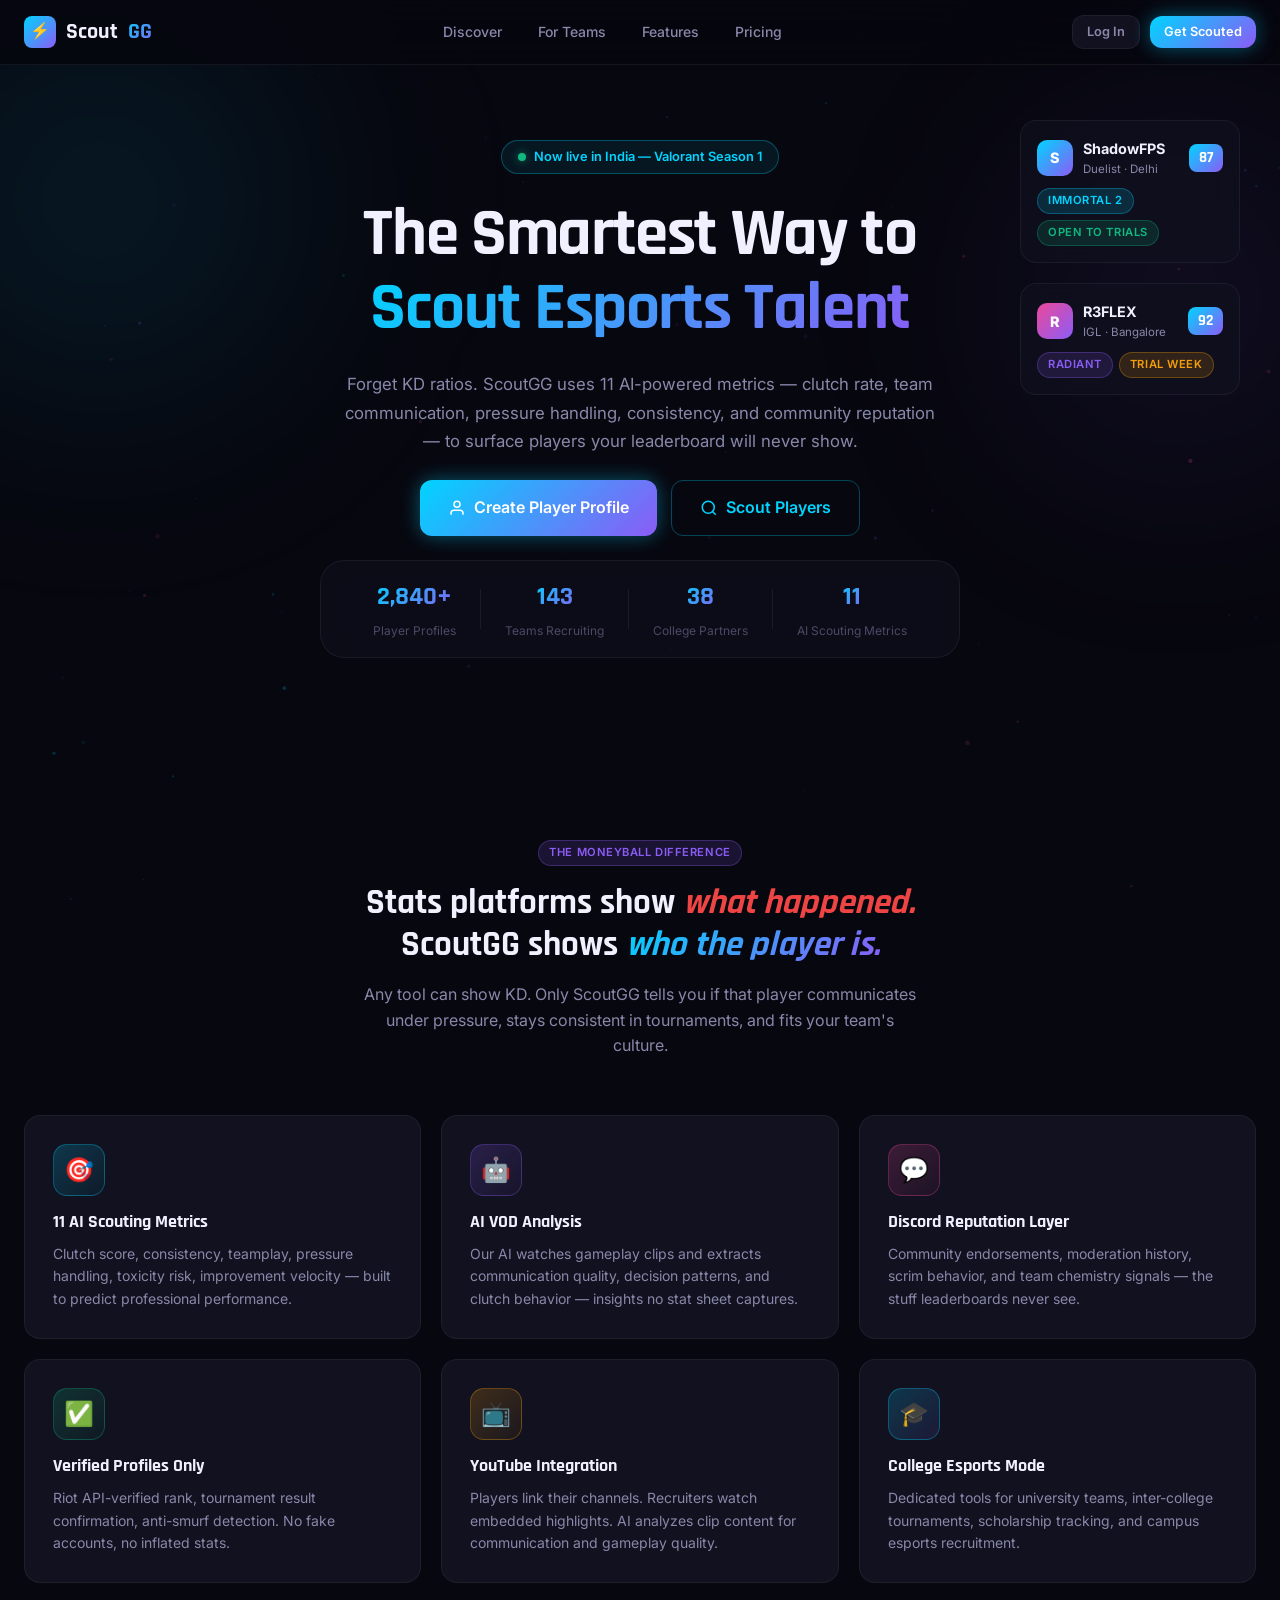
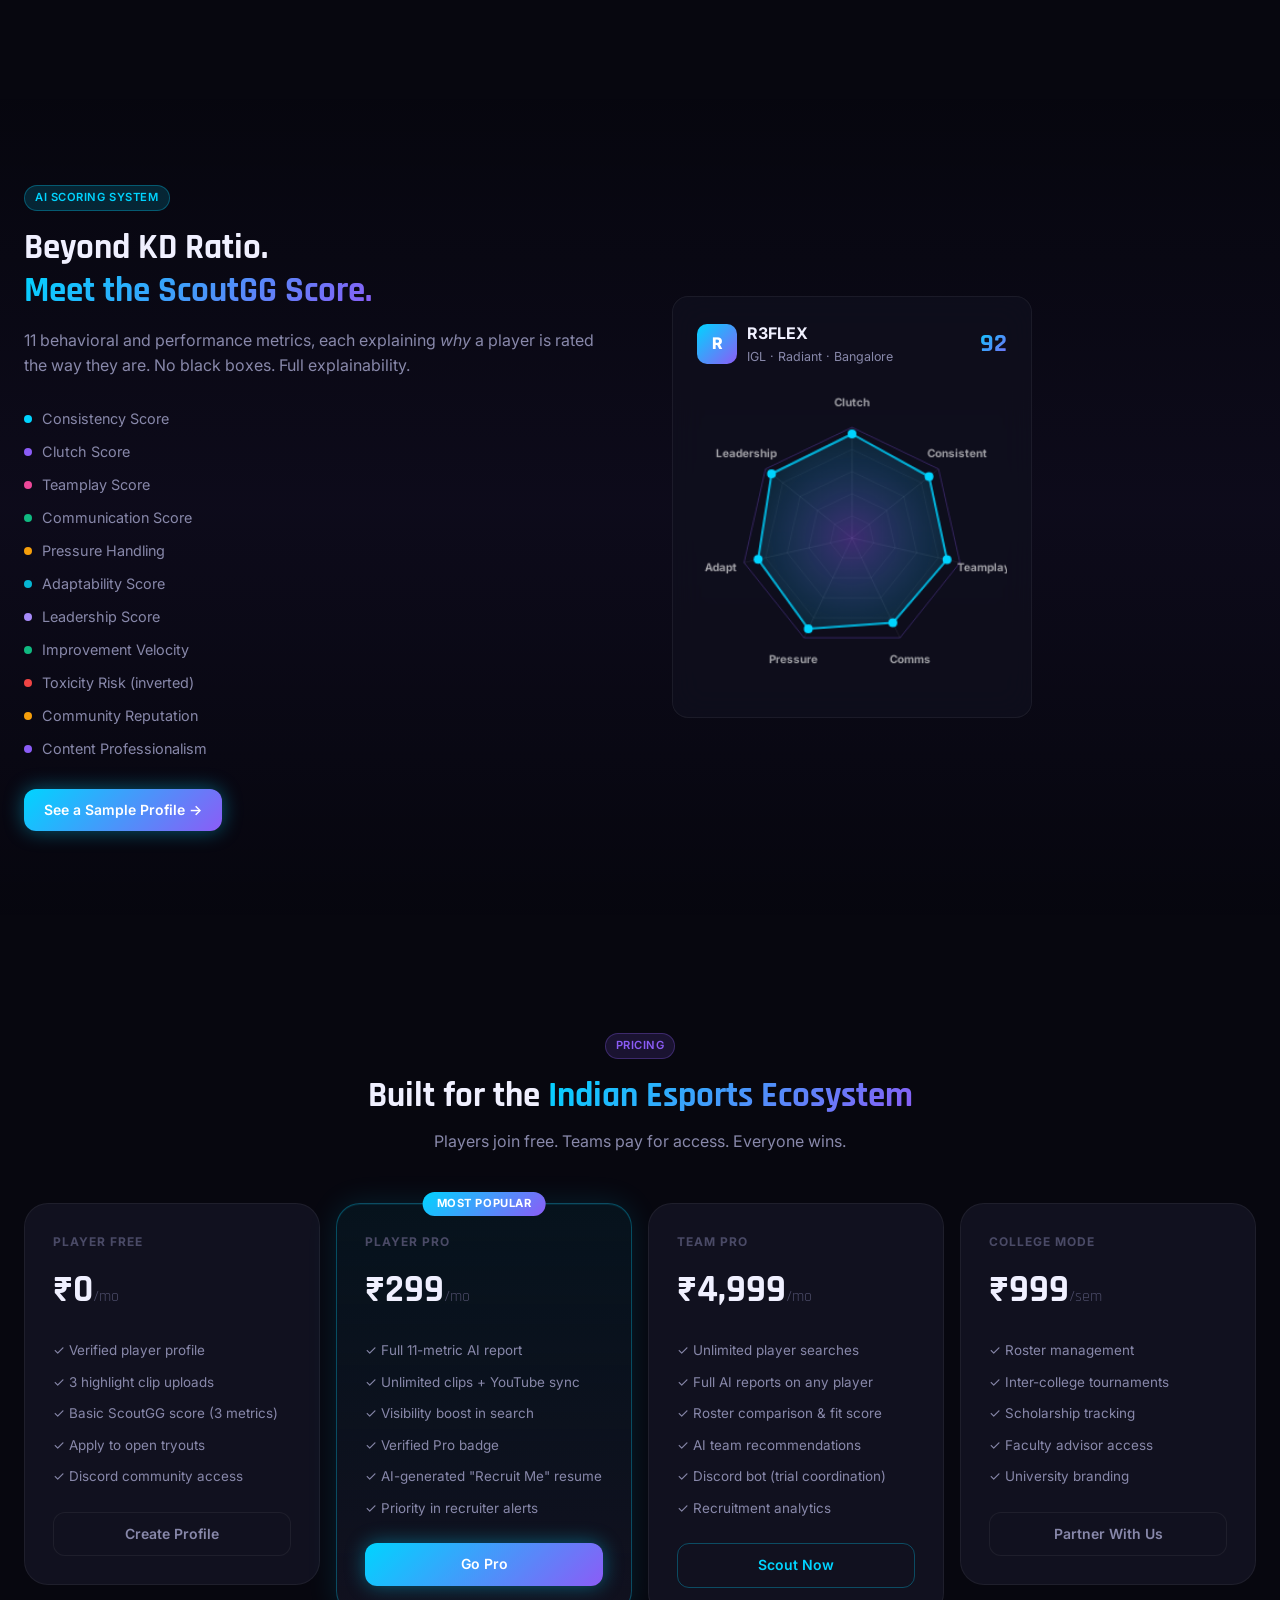
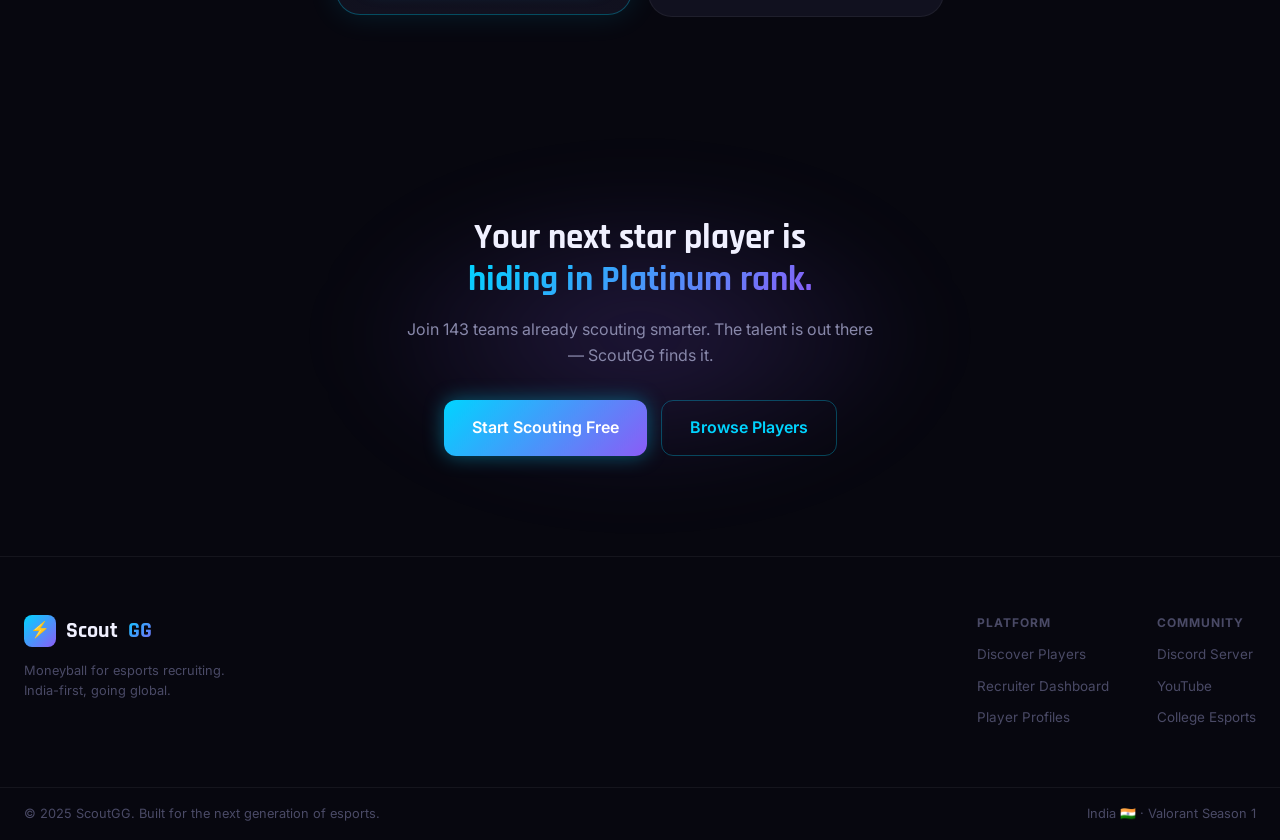
<file: index.html>
<!DOCTYPE html>
<html lang="en">
<head>
<meta charset="UTF-8"/>
<meta name="viewport" content="width=device-width, initial-scale=1.0"/>
<title>ScoutGG — AI-Powered Esports Scouting & Recruitment</title>
<meta name="description" content="Moneyball for esports recruiting. Discover underrated talent using AI scouting metrics, behavioral analytics, and community reputation — not just KD ratio."/>
<link rel="stylesheet" href="styles.css"/>
<link rel="stylesheet" href="landing.css"/>
</head>
<body>
<canvas id="particles-canvas"></canvas>

<!-- NAVBAR -->
<nav class="navbar">
  <div class="navbar-inner">
    <a href="index.html" class="nav-logo">
      <div class="logo-icon">⚡</div>
      Scout<span class="gradient-text">GG</span>
    </a>
    <div class="nav-links">
      <a href="discover.html" class="nav-link">Discover</a>
      <a href="dashboard.html" class="nav-link">For Teams</a>
      <a href="#features" class="nav-link">Features</a>
      <a href="#pricing" class="nav-link">Pricing</a>
    </div>
    <div style="display:flex;gap:10px;align-items:center;">
      <a href="dashboard.html" class="btn btn-ghost btn-sm">Log In</a>
      <a href="profile.html" class="btn btn-primary btn-sm">Get Scouted</a>
    </div>
  </div>
</nav>

<!-- HERO -->
<section class="hero">
  <div class="hero-bg-orb orb-cyan"></div>
  <div class="hero-bg-orb orb-purple"></div>
  <div class="container hero-inner">
    <div class="hero-badge anim-fade-up">
      <span class="avail-dot avail-open"></span>
      Now live in India — Valorant Season 1
    </div>
    <h1 class="hero-title anim-fade-up" style="animation-delay:0.1s">
      The Smartest Way to<br/>
      <span class="gradient-text">Scout Esports Talent</span>
    </h1>
    <p class="hero-sub anim-fade-up" style="animation-delay:0.2s">
      Forget KD ratios. ScoutGG uses 11 AI-powered metrics — clutch rate, team communication, pressure handling, 
      consistency, and community reputation — to surface players your leaderboard will never show.
    </p>
    <div class="hero-ctas anim-fade-up" style="animation-delay:0.3s">
      <a href="profile.html" class="btn btn-primary btn-lg">
        <svg width="18" height="18" fill="none" stroke="currentColor" stroke-width="2" viewBox="0 0 24 24"><path d="M20 21v-2a4 4 0 0 0-4-4H8a4 4 0 0 0-4 4v2"/><circle cx="12" cy="7" r="4"/></svg>
        Create Player Profile
      </a>
      <a href="dashboard.html" class="btn btn-secondary btn-lg">
        <svg width="18" height="18" fill="none" stroke="currentColor" stroke-width="2" viewBox="0 0 24 24"><circle cx="11" cy="11" r="8"/><path d="m21 21-4.35-4.35"/></svg>
        Scout Players
      </a>
    </div>
    <div class="hero-stats anim-fade-up" style="animation-delay:0.4s">
      <div class="hero-stat"><span class="hero-stat-num">2,840+</span><span>Player Profiles</span></div>
      <div class="hero-stat-divider"></div>
      <div class="hero-stat"><span class="hero-stat-num">143</span><span>Teams Recruiting</span></div>
      <div class="hero-stat-divider"></div>
      <div class="hero-stat"><span class="hero-stat-num">38</span><span>College Partners</span></div>
      <div class="hero-stat-divider"></div>
      <div class="hero-stat"><span class="hero-stat-num">11</span><span>AI Scouting Metrics</span></div>
    </div>
  </div>

  <!-- Floating player cards preview -->
  <div class="hero-cards-preview">
    <div class="preview-card card-glass anim-float" style="animation-delay:0s">
      <div style="display:flex;align-items:center;gap:10px;margin-bottom:10px;">
        <div class="preview-avatar" style="background:linear-gradient(135deg,#00D4FF,#8B5CF6)">S</div>
        <div><div style="font-weight:700;font-size:0.9rem">ShadowFPS</div><div style="font-size:0.72rem;color:var(--text-secondary)">Duelist · Delhi</div></div>
        <div class="score-chip" style="margin-left:auto">87</div>
      </div>
      <div style="display:flex;gap:6px;flex-wrap:wrap">
        <span class="badge badge-cyan">Immortal 2</span>
        <span class="badge badge-green">Open to trials</span>
      </div>
    </div>
    <div class="preview-card card-glass anim-float" style="animation-delay:1.5s;margin-top:20px;">
      <div style="display:flex;align-items:center;gap:10px;margin-bottom:10px;">
        <div class="preview-avatar" style="background:linear-gradient(135deg,#EC4899,#8B5CF6)">R</div>
        <div><div style="font-weight:700;font-size:0.9rem">R3FLEX</div><div style="font-size:0.72rem;color:var(--text-secondary)">IGL · Bangalore</div></div>
        <div class="score-chip" style="margin-left:auto">92</div>
      </div>
      <div style="display:flex;gap:6px;flex-wrap:wrap">
        <span class="badge badge-purple">Radiant</span>
        <span class="badge badge-amber">Trial Week</span>
      </div>
    </div>
  </div>
</section>

<!-- WHY SCOUTGG -->
<section id="features" class="section-why">
  <div class="container">
    <div style="text-align:center;margin-bottom:56px">
      <div class="badge badge-purple" style="margin-bottom:16px">The Moneyball Difference</div>
      <h2>Stats platforms show <em style="color:var(--red)">what happened.</em><br/>ScoutGG shows <em class="gradient-text">who the player is.</em></h2>
      <p style="color:var(--text-secondary);margin-top:16px;max-width:560px;margin-left:auto;margin-right:auto">
        Any tool can show KD. Only ScoutGG tells you if that player communicates under pressure, stays consistent in tournaments, and fits your team's culture.
      </p>
    </div>

    <div class="why-grid">
      <div class="why-card">
        <div class="why-icon" style="background:linear-gradient(135deg,rgba(0,212,255,0.2),rgba(0,212,255,0.05));border-color:var(--border-cyan)">🎯</div>
        <h3>11 AI Scouting Metrics</h3>
        <p>Clutch score, consistency, teamplay, pressure handling, toxicity risk, improvement velocity — built to predict professional performance.</p>
      </div>
      <div class="why-card">
        <div class="why-icon" style="background:linear-gradient(135deg,rgba(139,92,246,0.2),rgba(139,92,246,0.05));border-color:var(--border-purple)">🤖</div>
        <h3>AI VOD Analysis</h3>
        <p>Our AI watches gameplay clips and extracts communication quality, decision patterns, and clutch behavior — insights no stat sheet captures.</p>
      </div>
      <div class="why-card">
        <div class="why-icon" style="background:linear-gradient(135deg,rgba(236,72,153,0.2),rgba(236,72,153,0.05));border-color:rgba(236,72,153,0.3)">💬</div>
        <h3>Discord Reputation Layer</h3>
        <p>Community endorsements, moderation history, scrim behavior, and team chemistry signals — the stuff leaderboards never see.</p>
      </div>
      <div class="why-card">
        <div class="why-icon" style="background:linear-gradient(135deg,rgba(16,185,129,0.2),rgba(16,185,129,0.05));border-color:rgba(16,185,129,0.3)">✅</div>
        <h3>Verified Profiles Only</h3>
        <p>Riot API-verified rank, tournament result confirmation, anti-smurf detection. No fake accounts, no inflated stats.</p>
      </div>
      <div class="why-card">
        <div class="why-icon" style="background:linear-gradient(135deg,rgba(245,158,11,0.2),rgba(245,158,11,0.05));border-color:rgba(245,158,11,0.3)">📺</div>
        <h3>YouTube Integration</h3>
        <p>Players link their channels. Recruiters watch embedded highlights. AI analyzes clip content for communication and gameplay quality.</p>
      </div>
      <div class="why-card">
        <div class="why-icon" style="background:linear-gradient(135deg,rgba(0,212,255,0.2),rgba(139,92,246,0.1));border-color:var(--border-cyan)">🎓</div>
        <h3>College Esports Mode</h3>
        <p>Dedicated tools for university teams, inter-college tournaments, scholarship tracking, and campus esports recruitment.</p>
      </div>
    </div>
  </div>
</section>

<!-- AI METRICS SHOWCASE -->
<section class="section-metrics">
  <div class="container">
    <div class="metrics-inner">
      <div class="metrics-left">
        <div class="badge badge-cyan" style="margin-bottom:16px">AI Scoring System</div>
        <h2>Beyond KD Ratio.<br/><span class="gradient-text">Meet the ScoutGG Score.</span></h2>
        <p style="color:var(--text-secondary);margin:16px 0 28px">
          11 behavioral and performance metrics, each explaining <em>why</em> a player is rated the way they are. No black boxes. Full explainability.
        </p>
        <div class="metric-list">
          <div class="metric-item"><div class="metric-dot" style="background:var(--cyan)"></div><span>Consistency Score</span></div>
          <div class="metric-item"><div class="metric-dot" style="background:var(--purple)"></div><span>Clutch Score</span></div>
          <div class="metric-item"><div class="metric-dot" style="background:var(--pink)"></div><span>Teamplay Score</span></div>
          <div class="metric-item"><div class="metric-dot" style="background:var(--green)"></div><span>Communication Score</span></div>
          <div class="metric-item"><div class="metric-dot" style="background:var(--amber)"></div><span>Pressure Handling</span></div>
          <div class="metric-item"><div class="metric-dot" style="background:#06B6D4"></div><span>Adaptability Score</span></div>
          <div class="metric-item"><div class="metric-dot" style="background:#A78BFA"></div><span>Leadership Score</span></div>
          <div class="metric-item"><div class="metric-dot" style="background:var(--green)"></div><span>Improvement Velocity</span></div>
          <div class="metric-item"><div class="metric-dot" style="background:var(--red)"></div><span>Toxicity Risk (inverted)</span></div>
          <div class="metric-item"><div class="metric-dot" style="background:var(--amber)"></div><span>Community Reputation</span></div>
          <div class="metric-item"><div class="metric-dot" style="background:var(--purple)"></div><span>Content Professionalism</span></div>
        </div>
        <a href="profile.html" class="btn btn-primary" style="margin-top:28px">See a Sample Profile →</a>
      </div>
      <div class="metrics-right">
        <div class="radar-card card-glass">
          <div class="radar-card-header">
            <div style="display:flex;align-items:center;gap:10px">
              <div class="preview-avatar" style="background:linear-gradient(135deg,#00D4FF,#8B5CF6);width:40px;height:40px;font-size:1rem">R</div>
              <div>
                <div style="font-weight:700">R3FLEX</div>
                <div style="font-size:0.78rem;color:var(--text-secondary)">IGL · Radiant · Bangalore</div>
              </div>
            </div>
            <div class="score-pill">92</div>
          </div>
          <canvas id="heroRadar" width="280" height="280"></canvas>
        </div>
      </div>
    </div>
  </div>
</section>

<!-- PRICING -->
<section id="pricing" class="section-pricing">
  <div class="container">
    <div style="text-align:center;margin-bottom:48px">
      <div class="badge badge-purple" style="margin-bottom:16px">Pricing</div>
      <h2>Built for the <span class="gradient-text">Indian Esports Ecosystem</span></h2>
      <p style="color:var(--text-secondary);margin-top:12px">Players join free. Teams pay for access. Everyone wins.</p>
    </div>
    <div class="pricing-grid">
      <div class="pricing-card">
        <div class="pricing-tier">Player Free</div>
        <div class="pricing-price">₹0<span>/mo</span></div>
        <ul class="pricing-features">
          <li>✓ Verified player profile</li>
          <li>✓ 3 highlight clip uploads</li>
          <li>✓ Basic ScoutGG score (3 metrics)</li>
          <li>✓ Apply to open tryouts</li>
          <li>✓ Discord community access</li>
        </ul>
        <a href="profile.html" class="btn btn-ghost" style="width:100%;justify-content:center">Create Profile</a>
      </div>
      <div class="pricing-card pricing-featured">
        <div class="pricing-popular">Most Popular</div>
        <div class="pricing-tier">Player Pro</div>
        <div class="pricing-price">₹299<span>/mo</span></div>
        <ul class="pricing-features">
          <li>✓ Full 11-metric AI report</li>
          <li>✓ Unlimited clips + YouTube sync</li>
          <li>✓ Visibility boost in search</li>
          <li>✓ Verified Pro badge</li>
          <li>✓ AI-generated "Recruit Me" resume</li>
          <li>✓ Priority in recruiter alerts</li>
        </ul>
        <a href="profile.html" class="btn btn-primary" style="width:100%;justify-content:center">Go Pro</a>
      </div>
      <div class="pricing-card">
        <div class="pricing-tier">Team Pro</div>
        <div class="pricing-price">₹4,999<span>/mo</span></div>
        <ul class="pricing-features">
          <li>✓ Unlimited player searches</li>
          <li>✓ Full AI reports on any player</li>
          <li>✓ Roster comparison & fit score</li>
          <li>✓ AI team recommendations</li>
          <li>✓ Discord bot (trial coordination)</li>
          <li>✓ Recruitment analytics</li>
        </ul>
        <a href="dashboard.html" class="btn btn-secondary" style="width:100%;justify-content:center">Scout Now</a>
      </div>
      <div class="pricing-card">
        <div class="pricing-tier">College Mode</div>
        <div class="pricing-price">₹999<span>/sem</span></div>
        <ul class="pricing-features">
          <li>✓ Roster management</li>
          <li>✓ Inter-college tournaments</li>
          <li>✓ Scholarship tracking</li>
          <li>✓ Faculty advisor access</li>
          <li>✓ University branding</li>
        </ul>
        <a href="#" class="btn btn-ghost" style="width:100%;justify-content:center">Partner With Us</a>
      </div>
    </div>
  </div>
</section>

<!-- CTA BANNER -->
<section class="cta-section">
  <div class="cta-orb"></div>
  <div class="container" style="text-align:center;position:relative;z-index:1">
    <h2 style="margin-bottom:16px">Your next star player is<br/><span class="gradient-text">hiding in Platinum rank.</span></h2>
    <p style="color:var(--text-secondary);margin-bottom:32px;max-width:480px;margin-left:auto;margin-right:auto">
      Join 143 teams already scouting smarter. The talent is out there — ScoutGG finds it.
    </p>
    <div style="display:flex;gap:14px;justify-content:center;flex-wrap:wrap">
      <a href="dashboard.html" class="btn btn-primary btn-lg">Start Scouting Free</a>
      <a href="discover.html" class="btn btn-secondary btn-lg">Browse Players</a>
    </div>
  </div>
</section>

<!-- FOOTER -->
<footer class="footer">
  <div class="container footer-inner">
    <div>
      <a href="index.html" class="nav-logo" style="text-decoration:none;display:inline-flex;margin-bottom:12px">
        <div class="logo-icon">⚡</div>
        Scout<span class="gradient-text">GG</span>
      </a>
      <p style="color:var(--text-muted);font-size:0.8rem;max-width:220px">Moneyball for esports recruiting. India-first, going global.</p>
    </div>
    <div class="footer-links">
      <div>
        <div style="font-size:0.75rem;font-weight:700;text-transform:uppercase;letter-spacing:0.08em;color:var(--text-muted);margin-bottom:12px">Platform</div>
        <a href="discover.html">Discover Players</a>
        <a href="dashboard.html">Recruiter Dashboard</a>
        <a href="profile.html">Player Profiles</a>
      </div>
      <div>
        <div style="font-size:0.75rem;font-weight:700;text-transform:uppercase;letter-spacing:0.08em;color:var(--text-muted);margin-bottom:12px">Community</div>
        <a href="#">Discord Server</a>
        <a href="#">YouTube</a>
        <a href="#">College Esports</a>
      </div>
    </div>
  </div>
  <div class="footer-bottom">
    <div class="container" style="display:flex;justify-content:space-between;align-items:center;flex-wrap:wrap;gap:12px">
      <span style="color:var(--text-muted);font-size:0.8rem">© 2025 ScoutGG. Built for the next generation of esports.</span>
      <span style="color:var(--text-muted);font-size:0.8rem">India 🇮🇳 · Valorant Season 1</span>
    </div>
  </div>
</footer>

<script src="particles.js"></script>
<script>
// Hero radar chart
window.addEventListener('load', () => {
  const canvas = document.getElementById('heroRadar');
  if (!canvas) return;
  const ctx = canvas.getContext('2d');
  const labels = ['Clutch','Consistent','Teamplay','Comms','Pressure','Adapt','Leadership'];
  const data = [94,89,88,85,91,87,93];
  drawRadar(ctx, canvas.width, canvas.height, labels, data);
});

function drawRadar(ctx, w, h, labels, data) {
  const cx = w/2, cy = h/2, r = Math.min(w,h)/2 - 40;
  const n = labels.length;
  const angle = (i) => (i * 2 * Math.PI / n) - Math.PI/2;
  ctx.clearRect(0,0,w,h);
  // grid
  [0.2,0.4,0.6,0.8,1].forEach(scale => {
    ctx.beginPath();
    for(let i=0;i<n;i++){
      const x=cx+Math.cos(angle(i))*r*scale, y=cy+Math.sin(angle(i))*r*scale;
      i===0?ctx.moveTo(x,y):ctx.lineTo(x,y);
    }
    ctx.closePath();
    ctx.strokeStyle = scale===1?'rgba(139,92,246,0.3)':'rgba(255,255,255,0.05)';
    ctx.lineWidth = 1;
    ctx.stroke();
  });
  // axes
  for(let i=0;i<n;i++){
    ctx.beginPath(); ctx.moveTo(cx,cy);
    ctx.lineTo(cx+Math.cos(angle(i))*r, cy+Math.sin(angle(i))*r);
    ctx.strokeStyle='rgba(255,255,255,0.07)'; ctx.lineWidth=1; ctx.stroke();
  }
  // data fill
  ctx.beginPath();
  data.forEach((d,i)=>{
    const scale=d/100, x=cx+Math.cos(angle(i))*r*scale, y=cy+Math.sin(angle(i))*r*scale;
    i===0?ctx.moveTo(x,y):ctx.lineTo(x,y);
  });
  ctx.closePath();
  const grad=ctx.createRadialGradient(cx,cy,0,cx,cy,r);
  grad.addColorStop(0,'rgba(139,92,246,0.4)');
  grad.addColorStop(1,'rgba(0,212,255,0.1)');
  ctx.fillStyle=grad; ctx.fill();
  ctx.strokeStyle='rgba(0,212,255,0.8)'; ctx.lineWidth=2; ctx.stroke();
  // data dots
  data.forEach((d,i)=>{
    const scale=d/100, x=cx+Math.cos(angle(i))*r*scale, y=cy+Math.sin(angle(i))*r*scale;
    ctx.beginPath(); ctx.arc(x,y,4,0,Math.PI*2);
    ctx.fillStyle='#00D4FF'; ctx.fill();
  });
  // labels
  ctx.font='bold 10px Inter'; ctx.textAlign='center'; ctx.textBaseline='middle';
  labels.forEach((l,i)=>{
    const dist=r+22, x=cx+Math.cos(angle(i))*dist, y=cy+Math.sin(angle(i))*dist;
    ctx.fillStyle='rgba(255,255,255,0.6)'; ctx.fillText(l,x,y);
  });
}
</script>
</body>
</html>
</file>
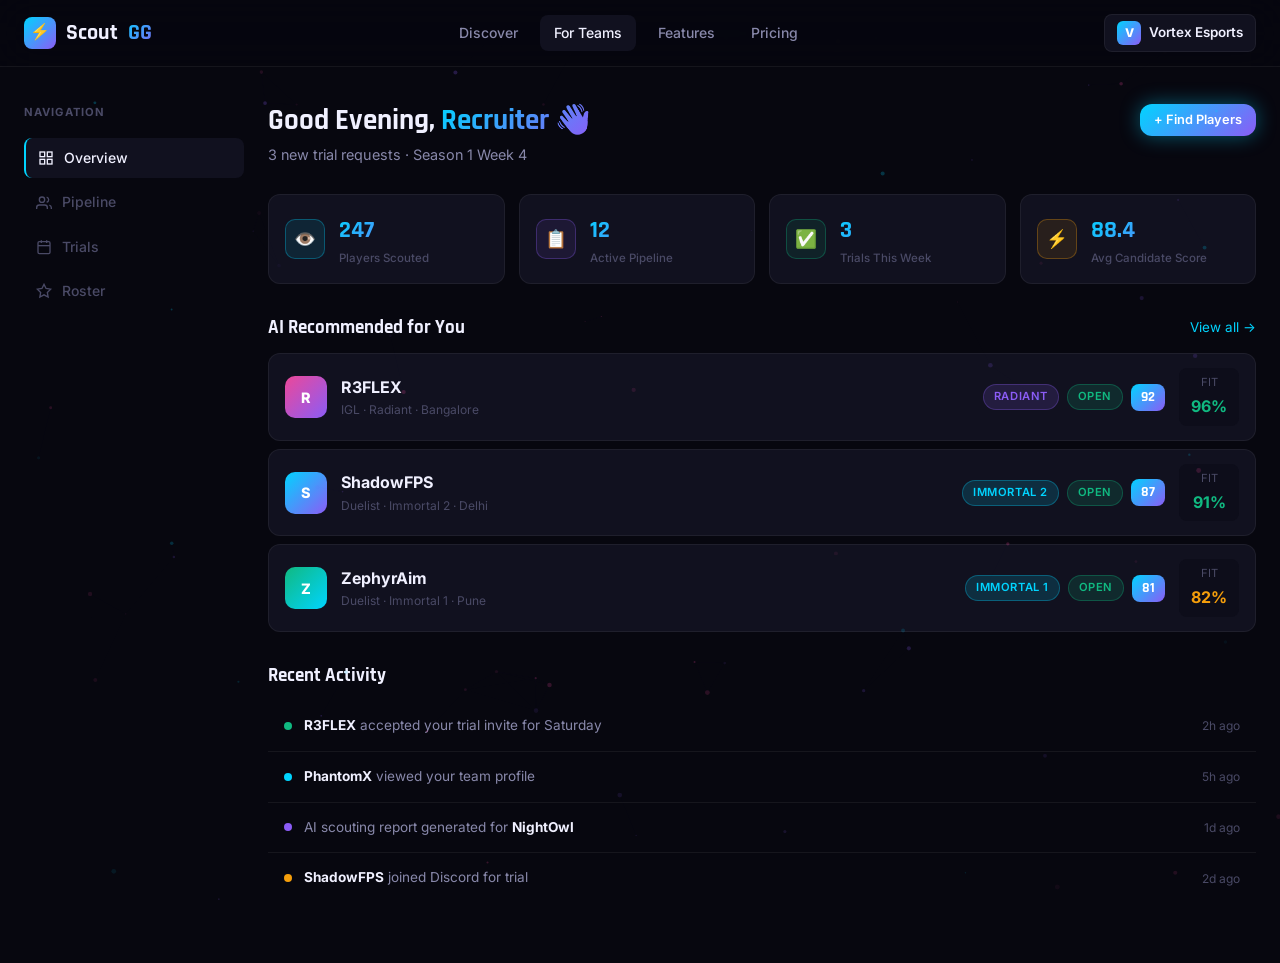
<file: dashboard.html>
<!DOCTYPE html>
<html lang="en">
<head>
<meta charset="UTF-8"/>
<meta name="viewport" content="width=device-width, initial-scale=1.0"/>
<title>Recruiter Dashboard — ScoutGG</title>
<meta name="description" content="Team recruiter dashboard. Browse AI-scored candidates and track your roster pipeline."/>
<link rel="stylesheet" href="styles.css"/>
<link rel="stylesheet" href="dashboard.css"/>
</head>
<body>
<canvas id="particles-canvas"></canvas>
<nav class="navbar">
  <div class="navbar-inner">
    <a href="index.html" class="nav-logo"><div class="logo-icon">⚡</div>Scout<span class="gradient-text">GG</span></a>
    <div class="nav-links">
      <a href="discover.html" class="nav-link">Discover</a>
      <a href="dashboard.html" class="nav-link active">For Teams</a>
      <a href="index.html#features" class="nav-link">Features</a>
      <a href="index.html#pricing" class="nav-link">Pricing</a>
    </div>
    <div class="team-badge">
      <div class="team-avatar">V</div>
      <span>Vortex Esports</span>
    </div>
  </div>
</nav>

<div class="page-wrapper">
  <div class="dashboard-layout container">
    <aside class="dash-sidebar">
      <div class="sidebar-section">
        <div class="section-label">Navigation</div>
        <a href="#" class="sidebar-link active" onclick="return showTab('overview',this)">
          <svg width="16" height="16" fill="none" stroke="currentColor" stroke-width="2" viewBox="0 0 24 24"><rect x="3" y="3" width="7" height="7"/><rect x="14" y="3" width="7" height="7"/><rect x="14" y="14" width="7" height="7"/><rect x="3" y="14" width="7" height="7"/></svg>
          Overview
        </a>
        <a href="#" class="sidebar-link" onclick="return showTab('pipeline',this)">
          <svg width="16" height="16" fill="none" stroke="currentColor" stroke-width="2" viewBox="0 0 24 24"><path d="M17 21v-2a4 4 0 0 0-4-4H5a4 4 0 0 0-4 4v2"/><circle cx="9" cy="7" r="4"/><path d="M23 21v-2a4 4 0 0 0-3-3.87"/><path d="M16 3.13a4 4 0 0 1 0 7.75"/></svg>
          Pipeline
        </a>
        <a href="#" class="sidebar-link" onclick="return showTab('trials',this)">
          <svg width="16" height="16" fill="none" stroke="currentColor" stroke-width="2" viewBox="0 0 24 24"><rect x="3" y="4" width="18" height="18" rx="2"/><line x1="16" y1="2" x2="16" y2="6"/><line x1="8" y1="2" x2="8" y2="6"/><line x1="3" y1="10" x2="21" y2="10"/></svg>
          Trials
        </a>
        <a href="#" class="sidebar-link" onclick="return showTab('roster',this)">
          <svg width="16" height="16" fill="none" stroke="currentColor" stroke-width="2" viewBox="0 0 24 24"><path d="M12 2l3.09 6.26L22 9.27l-5 4.87 1.18 6.88L12 17.77l-6.18 3.25L7 14.14 2 9.27l6.91-1.01L12 2z"/></svg>
          Roster
        </a>
      </div>
    </aside>

    <main class="dash-main">
      <!-- OVERVIEW -->
      <div id="tab-overview" class="dash-tab">
        <div class="dash-greeting">
          <div>
            <h1 style="font-size:1.8rem">Good Evening, <span class="gradient-text">Recruiter 👋</span></h1>
            <p style="color:var(--text-secondary);margin-top:4px;font-size:0.9rem">3 new trial requests · Season 1 Week 4</p>
          </div>
          <a href="discover.html" class="btn btn-primary btn-sm">+ Find Players</a>
        </div>
        <div class="dash-stats">
          <div class="dash-stat-card"><div class="dash-stat-icon" style="background:rgba(0,212,255,0.1);border-color:var(--border-cyan)">👁️</div><div><div class="dash-stat-num">247</div><div class="dash-stat-label">Players Scouted</div></div></div>
          <div class="dash-stat-card"><div class="dash-stat-icon" style="background:rgba(139,92,246,0.1);border-color:var(--border-purple)">📋</div><div><div class="dash-stat-num">12</div><div class="dash-stat-label">Active Pipeline</div></div></div>
          <div class="dash-stat-card"><div class="dash-stat-icon" style="background:rgba(16,185,129,0.1);border-color:rgba(16,185,129,0.3)">✅</div><div><div class="dash-stat-num">3</div><div class="dash-stat-label">Trials This Week</div></div></div>
          <div class="dash-stat-card"><div class="dash-stat-icon" style="background:rgba(245,158,11,0.1);border-color:rgba(245,158,11,0.3)">⚡</div><div><div class="dash-stat-num">88.4</div><div class="dash-stat-label">Avg Candidate Score</div></div></div>
        </div>
        <div class="dash-section-header">
          <h2 style="font-size:1.2rem">AI Recommended for You</h2>
          <a href="discover.html" style="color:var(--cyan);font-size:0.84rem;text-decoration:none">View all →</a>
        </div>
        <div class="dash-player-list">
          <div class="dash-player-row" onclick="window.location='profile.html'">
            <div class="pc-avatar" style="background:linear-gradient(135deg,#EC4899,#8B5CF6);width:42px;height:42px;font-size:0.9rem;flex-shrink:0">R</div>
            <div style="flex:1;min-width:0"><div style="font-weight:700">R3FLEX</div><div style="font-size:0.75rem;color:var(--text-muted)">IGL · Radiant · Bangalore</div></div>
            <div style="display:flex;gap:8px;align-items:center;flex-shrink:0">
              <span class="badge badge-purple">Radiant</span><span class="badge badge-green">Open</span>
              <div class="score-chip" style="font-size:0.9rem">92</div>
            </div>
            <div class="fit-score"><span style="font-size:0.7rem;color:var(--text-muted)">FIT</span><span style="font-weight:700;color:var(--green)">96%</span></div>
          </div>
          <div class="dash-player-row" onclick="window.location='profile.html'">
            <div class="pc-avatar" style="background:linear-gradient(135deg,#00D4FF,#8B5CF6);width:42px;height:42px;font-size:0.9rem;flex-shrink:0">S</div>
            <div style="flex:1;min-width:0"><div style="font-weight:700">ShadowFPS</div><div style="font-size:0.75rem;color:var(--text-muted)">Duelist · Immortal 2 · Delhi</div></div>
            <div style="display:flex;gap:8px;align-items:center;flex-shrink:0">
              <span class="badge badge-cyan">Immortal 2</span><span class="badge badge-green">Open</span>
              <div class="score-chip" style="font-size:0.9rem">87</div>
            </div>
            <div class="fit-score"><span style="font-size:0.7rem;color:var(--text-muted)">FIT</span><span style="font-weight:700;color:var(--green)">91%</span></div>
          </div>
          <div class="dash-player-row" onclick="window.location='profile.html'">
            <div class="pc-avatar" style="background:linear-gradient(135deg,#10B981,#00D4FF);width:42px;height:42px;font-size:0.9rem;flex-shrink:0">Z</div>
            <div style="flex:1;min-width:0"><div style="font-weight:700">ZephyrAim</div><div style="font-size:0.75rem;color:var(--text-muted)">Duelist · Immortal 1 · Pune</div></div>
            <div style="display:flex;gap:8px;align-items:center;flex-shrink:0">
              <span class="badge badge-cyan">Immortal 1</span><span class="badge badge-green">Open</span>
              <div class="score-chip" style="font-size:0.9rem">81</div>
            </div>
            <div class="fit-score"><span style="font-size:0.7rem;color:var(--text-muted)">FIT</span><span style="font-weight:700;color:var(--amber)">82%</span></div>
          </div>
        </div>
        <div class="dash-section-header" style="margin-top:32px">
          <h2 style="font-size:1.2rem">Recent Activity</h2>
        </div>
        <div class="activity-feed">
          <div class="activity-item"><div class="activity-dot" style="background:var(--green)"></div><div><strong>R3FLEX</strong> accepted your trial invite for Saturday</div><span class="activity-time">2h ago</span></div>
          <div class="activity-item"><div class="activity-dot" style="background:var(--cyan)"></div><div><strong>PhantomX</strong> viewed your team profile</div><span class="activity-time">5h ago</span></div>
          <div class="activity-item"><div class="activity-dot" style="background:var(--purple)"></div><div>AI scouting report generated for <strong>NightOwl</strong></div><span class="activity-time">1d ago</span></div>
          <div class="activity-item"><div class="activity-dot" style="background:var(--amber)"></div><div><strong>ShadowFPS</strong> joined Discord for trial</div><span class="activity-time">2d ago</span></div>
        </div>
      </div>

      <!-- PIPELINE -->
      <div id="tab-pipeline" class="dash-tab" style="display:none">
        <h1 style="font-size:1.8rem;margin-bottom:24px">Recruitment <span class="gradient-text">Pipeline</span></h1>
        <div class="pipeline-board">
          <div class="pipeline-col">
            <div class="pipeline-col-header"><span>Shortlisted</span><span class="badge badge-cyan">4</span></div>
            <div class="pipeline-card"><div style="font-weight:700">R3FLEX</div><div style="font-size:0.75rem;color:var(--text-muted)">IGL · Radiant</div><div style="margin-top:8px"><span class="score-chip" style="font-size:0.8rem">92</span></div></div>
            <div class="pipeline-card"><div style="font-weight:700">PhantomX</div><div style="font-size:0.75rem;color:var(--text-muted)">Duelist · Radiant</div><div style="margin-top:8px"><span class="score-chip" style="font-size:0.8rem">95</span></div></div>
          </div>
          <div class="pipeline-col">
            <div class="pipeline-col-header"><span>Contacted</span><span class="badge badge-purple">3</span></div>
            <div class="pipeline-card"><div style="font-weight:700">ShadowFPS</div><div style="font-size:0.75rem;color:var(--text-muted)">Duelist · Immortal 2</div><div style="margin-top:8px"><span class="score-chip" style="font-size:0.8rem">87</span></div></div>
            <div class="pipeline-card"><div style="font-weight:700">TitanIGL</div><div style="font-size:0.75rem;color:var(--text-muted)">IGL · Immortal 2</div><div style="margin-top:8px"><span class="score-chip" style="font-size:0.8rem">88</span></div></div>
          </div>
          <div class="pipeline-col">
            <div class="pipeline-col-header"><span>Trial Scheduled</span><span class="badge badge-amber">2</span></div>
            <div class="pipeline-card pipeline-card-highlight"><div style="font-weight:700">NightOwl</div><div style="font-size:0.75rem;color:var(--text-muted)">Sentinel · Immortal 3</div><div style="margin-top:8px;font-size:0.75rem;color:var(--cyan)">📅 Sat 10 May · 8PM</div><div style="margin-top:6px"><span class="score-chip" style="font-size:0.8rem">84</span></div></div>
          </div>
          <div class="pipeline-col">
            <div class="pipeline-col-header"><span>Offer Made</span><span class="badge badge-green">1</span></div>
            <div class="pipeline-card pipeline-card-success"><div style="font-weight:700">ZephyrAim</div><div style="font-size:0.75rem;color:var(--text-muted)">Duelist · Immortal 1</div><div style="margin-top:8px;font-size:0.75rem;color:var(--green)">✓ Offer sent</div><div style="margin-top:6px"><span class="score-chip" style="font-size:0.8rem">81</span></div></div>
          </div>
        </div>
      </div>

      <!-- TRIALS -->
      <div id="tab-trials" class="dash-tab" style="display:none">
        <h1 style="font-size:1.8rem;margin-bottom:24px">Trial <span class="gradient-text">Schedule</span></h1>
        <div class="trials-list">
          <div class="trial-card">
            <div class="trial-date"><div class="trial-day">10</div><div class="trial-month">MAY</div></div>
            <div class="trial-info"><div class="trial-name">NightOwl <span class="badge badge-cyan" style="margin-left:8px">Sentinel</span></div><div class="trial-meta">8:00 PM IST · Custom Ranked · Bind</div></div>
            <div style="display:flex;gap:8px;align-items:center"><a href="#" class="btn btn-ghost btn-sm">Discord Invite</a><a href="profile.html" class="btn btn-primary btn-sm">View Profile</a></div>
          </div>
          <div class="trial-card">
            <div class="trial-date"><div class="trial-day">12</div><div class="trial-month">MAY</div></div>
            <div class="trial-info"><div class="trial-name">R3FLEX <span class="badge badge-purple" style="margin-left:8px">IGL</span></div><div class="trial-meta">7:30 PM IST · Scrim vs Team Delta</div></div>
            <div style="display:flex;gap:8px;align-items:center"><a href="#" class="btn btn-ghost btn-sm">Discord Invite</a><a href="profile.html" class="btn btn-primary btn-sm">View Profile</a></div>
          </div>
        </div>
      </div>

      <!-- ROSTER -->
      <div id="tab-roster" class="dash-tab" style="display:none">
        <h1 style="font-size:1.8rem;margin-bottom:24px">Current <span class="gradient-text">Roster</span></h1>
        <div style="background:var(--bg-card);border:1px solid var(--border);border-radius:var(--radius-lg);padding:24px">
          <div class="section-label" style="margin-bottom:16px">Vortex Esports — Valorant</div>
          <div style="display:flex;flex-direction:column;gap:0">
            <div class="roster-row"><div class="pc-avatar" style="background:linear-gradient(135deg,#00D4FF,#8B5CF6);width:36px;height:36px;font-size:0.8rem">S</div><div style="flex:1">Striker77 <span style="color:var(--text-muted)">· Duelist</span></div><span class="badge badge-cyan">Captain</span><span class="badge badge-green">Active</span></div>
            <div class="roster-row"><div class="pc-avatar" style="background:linear-gradient(135deg,#8B5CF6,#EC4899);width:36px;height:36px;font-size:0.8rem">V</div><div style="flex:1">VoidMaster <span style="color:var(--text-muted)">· IGL</span></div><span class="badge badge-green">Active</span></div>
            <div class="roster-row"><div class="pc-avatar" style="background:linear-gradient(135deg,#06B6D4,#10B981);width:36px;height:36px;font-size:0.8rem">F</div><div style="flex:1">FrostByte <span style="color:var(--text-muted)">· Sentinel</span></div><span class="badge badge-green">Active</span></div>
            <div class="roster-row"><div class="pc-avatar" style="background:linear-gradient(135deg,#EC4899,#F59E0B);width:36px;height:36px;font-size:0.8rem">L</div><div style="flex:1">LunaSupport <span style="color:var(--text-muted)">· Support</span></div><span class="badge badge-green">Active</span></div>
            <div class="roster-row" style="border:none"><div class="pc-avatar" style="background:linear-gradient(135deg,#F59E0B,#EF4444);width:36px;height:36px;font-size:0.8rem">F</div><div style="flex:1">Flasher <span style="color:var(--text-muted)">· Initiator</span></div><span class="badge badge-amber">Trialing</span></div>
          </div>
        </div>
        <p style="color:var(--text-muted);font-size:0.84rem;text-align:center;margin-top:20px">Need a sub? <a href="discover.html" style="color:var(--cyan)">Browse available players →</a></p>
      </div>
    </main>
  </div>
</div>

<script src="particles.js"></script>
<script>
function showTab(id, el) {
  document.querySelectorAll('.dash-tab').forEach(t => t.style.display = 'none');
  document.getElementById('tab-' + id).style.display = 'block';
  document.querySelectorAll('.sidebar-link').forEach(l => l.classList.remove('active'));
  el.classList.add('active');
  return false;
}
</script>
</body>
</html>
</file>
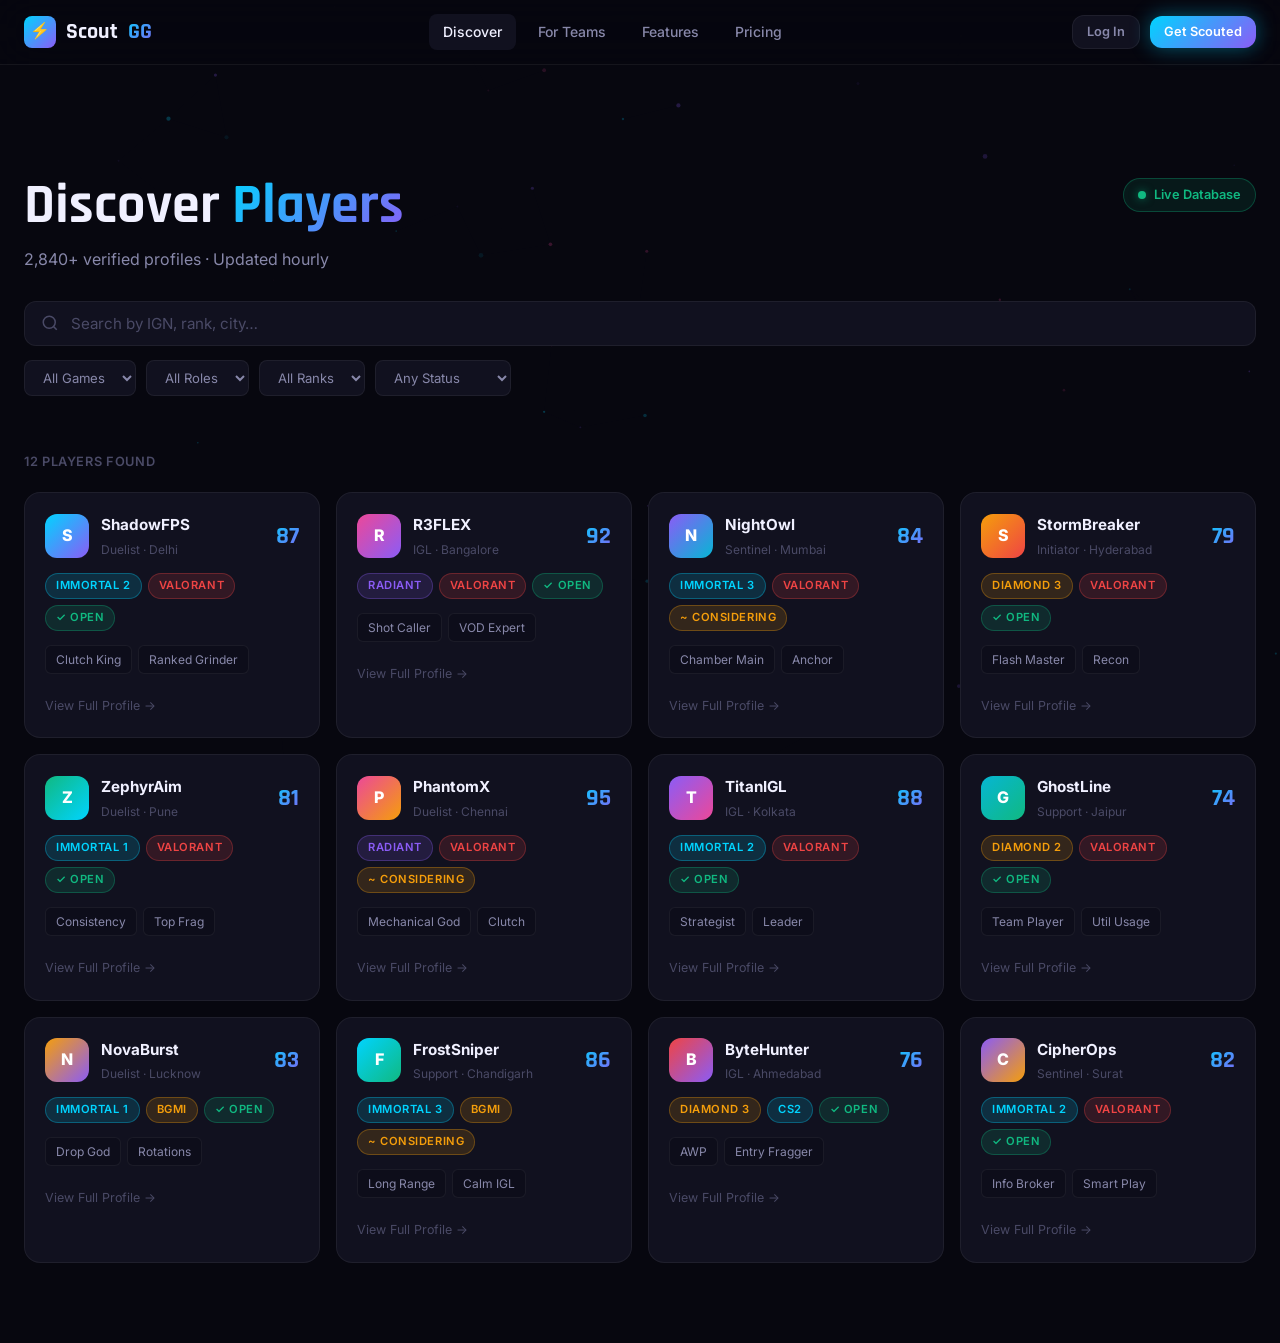
<file: discover.html>
<!DOCTYPE html>
<html lang="en">
<head>
<meta charset="UTF-8"/>
<meta name="viewport" content="width=device-width, initial-scale=1.0"/>
<title>Discover Players — ScoutGG</title>
<meta name="description" content="Browse and filter verified esports players across Valorant, BGMI, and more. Filter by rank, role, region, and ScoutGG AI score."/>
<link rel="stylesheet" href="styles.css"/>
<link rel="stylesheet" href="discover.css"/>
</head>
<body>
<canvas id="particles-canvas"></canvas>

<!-- NAVBAR -->
<nav class="navbar">
  <div class="navbar-inner">
    <a href="index.html" class="nav-logo">
      <div class="logo-icon">⚡</div>
      Scout<span class="gradient-text">GG</span>
    </a>
    <div class="nav-links">
      <a href="discover.html" class="nav-link active">Discover</a>
      <a href="dashboard.html" class="nav-link">For Teams</a>
      <a href="index.html#features" class="nav-link">Features</a>
      <a href="index.html#pricing" class="nav-link">Pricing</a>
    </div>
    <div style="display:flex;gap:10px;align-items:center;">
      <a href="dashboard.html" class="btn btn-ghost btn-sm">Log In</a>
      <a href="profile.html" class="btn btn-primary btn-sm">Get Scouted</a>
    </div>
  </div>
</nav>

<div class="page-wrapper">
  <!-- SEARCH HEADER -->
  <section class="discover-header">
    <div class="container">
      <div class="dh-title-row">
        <div>
          <h1>Discover <span class="gradient-text">Players</span></h1>
          <p style="color:var(--text-secondary);margin-top:8px">2,840+ verified profiles · Updated hourly</p>
        </div>
        <div class="dh-live">
          <span class="avail-dot avail-open"></span>
          Live Database
        </div>
      </div>
      <!-- Search bar -->
      <div class="search-bar-wrap">
        <div class="search-bar">
          <svg width="18" height="18" fill="none" stroke="currentColor" stroke-width="2" viewBox="0 0 24 24"><circle cx="11" cy="11" r="8"/><path d="m21 21-4.35-4.35"/></svg>
          <input id="searchInput" type="text" class="search-input" placeholder="Search by IGN, rank, city…" oninput="filterPlayers()"/>
        </div>
        <div class="filter-pills">
          <select id="gameFilter" class="filter-pill" onchange="filterPlayers()">
            <option value="">All Games</option>
            <option value="Valorant">Valorant</option>
            <option value="BGMI">BGMI</option>
            <option value="CS2">CS2</option>
          </select>
          <select id="roleFilter" class="filter-pill" onchange="filterPlayers()">
            <option value="">All Roles</option>
            <option value="Duelist">Duelist</option>
            <option value="IGL">IGL</option>
            <option value="Support">Support</option>
            <option value="Sentinel">Sentinel</option>
            <option value="Initiator">Initiator</option>
          </select>
          <select id="rankFilter" class="filter-pill" onchange="filterPlayers()">
            <option value="">All Ranks</option>
            <option value="Radiant">Radiant</option>
            <option value="Immortal">Immortal</option>
            <option value="Diamond">Diamond</option>
            <option value="Platinum">Platinum</option>
          </select>
          <select id="availFilter" class="filter-pill" onchange="filterPlayers()">
            <option value="">Any Status</option>
            <option value="open">Open to Trials</option>
            <option value="maybe">Considering</option>
          </select>
        </div>
      </div>
    </div>
  </section>

  <!-- PLAYER GRID -->
  <section class="discover-body">
    <div class="container">
      <div id="resultsCount" class="results-count"></div>
      <div id="playerGrid" class="player-grid"></div>
    </div>
  </section>
</div>

<script src="particles.js"></script>
<script>
const PLAYERS = [
  { ign:'ShadowFPS', role:'Duelist', rank:'Immortal 2', game:'Valorant', city:'Delhi', score:87, avail:'open', tags:['Clutch King','Ranked Grinder'], color:'linear-gradient(135deg,#00D4FF,#8B5CF6)', init:'S' },
  { ign:'R3FLEX', role:'IGL', rank:'Radiant', game:'Valorant', city:'Bangalore', score:92, avail:'open', tags:['Shot Caller','VOD Expert'], color:'linear-gradient(135deg,#EC4899,#8B5CF6)', init:'R' },
  { ign:'NightOwl', role:'Sentinel', rank:'Immortal 3', game:'Valorant', city:'Mumbai', score:84, avail:'maybe', tags:['Chamber Main','Anchor'], color:'linear-gradient(135deg,#8B5CF6,#06B6D4)', init:'N' },
  { ign:'StormBreaker', role:'Initiator', rank:'Diamond 3', game:'Valorant', city:'Hyderabad', score:79, avail:'open', tags:['Flash Master','Recon'], color:'linear-gradient(135deg,#F59E0B,#EF4444)', init:'S' },
  { ign:'ZephyrAim', role:'Duelist', rank:'Immortal 1', game:'Valorant', city:'Pune', score:81, avail:'open', tags:['Consistency','Top Frag'], color:'linear-gradient(135deg,#10B981,#00D4FF)', init:'Z' },
  { ign:'PhantomX', role:'Duelist', rank:'Radiant', game:'Valorant', city:'Chennai', score:95, avail:'maybe', tags:['Mechanical God','Clutch'], color:'linear-gradient(135deg,#EC4899,#F59E0B)', init:'P' },
  { ign:'TitanIGL', role:'IGL', rank:'Immortal 2', game:'Valorant', city:'Kolkata', score:88, avail:'open', tags:['Strategist','Leader'], color:'linear-gradient(135deg,#8B5CF6,#EC4899)', init:'T' },
  { ign:'GhostLine', role:'Support', rank:'Diamond 2', game:'Valorant', city:'Jaipur', score:74, avail:'open', tags:['Team Player','Util Usage'], color:'linear-gradient(135deg,#06B6D4,#10B981)', init:'G' },
  { ign:'NovaBurst', role:'Duelist', rank:'Immortal 1', game:'BGMI', city:'Lucknow', score:83, avail:'open', tags:['Drop God','Rotations'], color:'linear-gradient(135deg,#F59E0B,#8B5CF6)', init:'N' },
  { ign:'FrostSniper', role:'Support', rank:'Immortal 3', game:'BGMI', city:'Chandigarh', score:86, avail:'maybe', tags:['Long Range','Calm IGL'], color:'linear-gradient(135deg,#00D4FF,#10B981)', init:'F' },
  { ign:'ByteHunter', role:'IGL', rank:'Diamond 3', game:'CS2', city:'Ahmedabad', score:76, avail:'open', tags:['AWP','Entry Fragger'], color:'linear-gradient(135deg,#EF4444,#8B5CF6)', init:'B' },
  { ign:'CipherOps', role:'Sentinel', rank:'Immortal 2', game:'Valorant', city:'Surat', score:82, avail:'open', tags:['Info Broker','Smart Play'], color:'linear-gradient(135deg,#8B5CF6,#F59E0B)', init:'C' },
];

let filtered = [...PLAYERS];

function filterPlayers() {
  const search = document.getElementById('searchInput').value.toLowerCase();
  const game = document.getElementById('gameFilter').value;
  const role = document.getElementById('roleFilter').value;
  const rank = document.getElementById('rankFilter').value;
  const avail = document.getElementById('availFilter').value;

  filtered = PLAYERS.filter(p => {
    if (search && !p.ign.toLowerCase().includes(search) && !p.city.toLowerCase().includes(search) && !p.rank.toLowerCase().includes(search)) return false;
    if (game && p.game !== game) return false;
    if (role && p.role !== role) return false;
    if (rank && !p.rank.includes(rank)) return false;
    if (avail && p.avail !== avail) return false;
    return true;
  });
  renderGrid();
}

function renderGrid() {
  const grid = document.getElementById('playerGrid');
  const count = document.getElementById('resultsCount');
  count.textContent = `${filtered.length} player${filtered.length !== 1 ? 's' : ''} found`;

  grid.innerHTML = filtered.map(p => `
    <a href="profile.html" class="player-card">
      <div class="pc-header">
        <div class="pc-avatar" style="background:${p.color}">${p.init}</div>
        <div class="pc-meta">
          <div class="pc-ign">${p.ign}</div>
          <div class="pc-sub">${p.role} · ${p.city}</div>
        </div>
        <div class="pc-score">${p.score}</div>
      </div>
      <div class="pc-tags">
        <span class="badge badge-${p.rank.includes('Radiant') ? 'purple' : p.rank.includes('Immortal') ? 'cyan' : 'amber'}">${p.rank}</span>
        <span class="badge ${p.game === 'Valorant' ? 'badge-red' : p.game === 'BGMI' ? 'badge-amber' : 'badge-cyan'}">${p.game}</span>
        <span class="badge badge-${p.avail === 'open' ? 'green' : 'amber'}">${p.avail === 'open' ? '✓ Open' : '~ Considering'}</span>
      </div>
      <div class="pc-skill-tags">
        ${p.tags.map(t => `<span class="tag">${t}</span>`).join('')}
      </div>
      <div class="pc-footer">
        <span style="color:var(--text-muted);font-size:0.78rem">View Full Profile →</span>
      </div>
    </a>
  `).join('');
}

renderGrid();
</script>
</body>
</html>
</file>
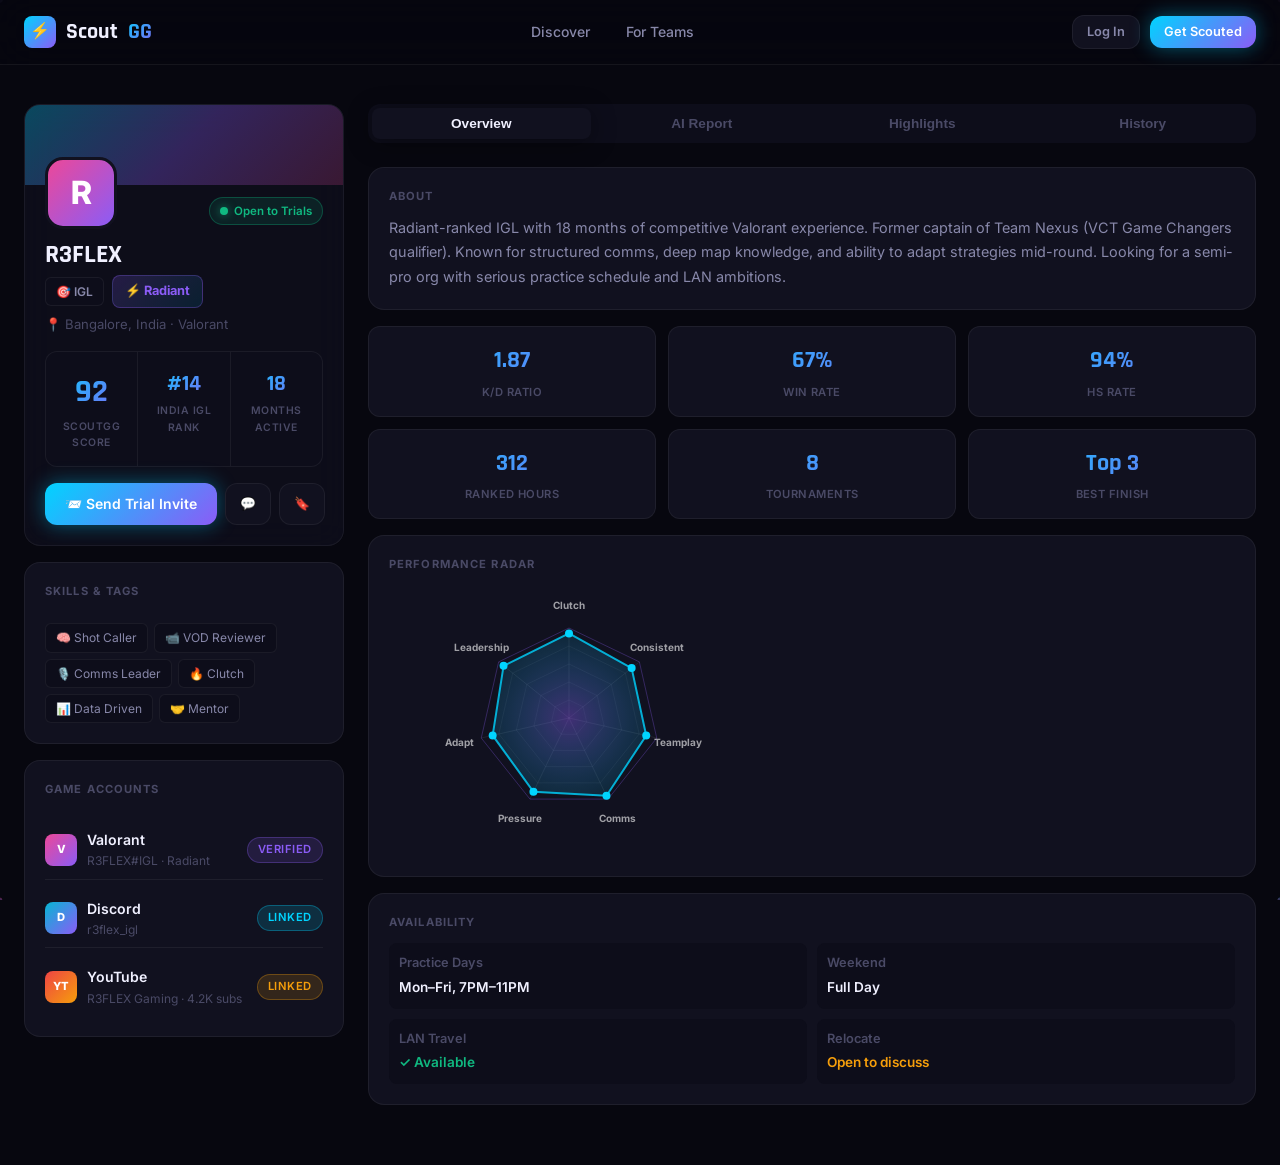
<file: profile.html>
<!DOCTYPE html>
<html lang="en">
<head>
<meta charset="UTF-8"/>
<meta name="viewport" content="width=device-width, initial-scale=1.0"/>
<title>R3FLEX — Player Profile · ScoutGG</title>
<meta name="description" content="R3FLEX — Radiant IGL from Bangalore. 92 ScoutGG score. Open to trials. View full AI scouting report."/>
<link rel="stylesheet" href="styles.css"/>
<link rel="stylesheet" href="profile.css"/>
</head>
<body>
<canvas id="particles-canvas"></canvas>

<nav class="navbar">
  <div class="navbar-inner">
    <a href="index.html" class="nav-logo"><div class="logo-icon">⚡</div>Scout<span class="gradient-text">GG</span></a>
    <div class="nav-links">
      <a href="discover.html" class="nav-link">Discover</a>
      <a href="dashboard.html" class="nav-link">For Teams</a>
    </div>
    <div style="display:flex;gap:10px;align-items:center;">
      <a href="dashboard.html" class="btn btn-ghost btn-sm">Log In</a>
      <a href="profile.html" class="btn btn-primary btn-sm">Get Scouted</a>
    </div>
  </div>
</nav>

<div class="page-wrapper">
  <div class="container profile-layout">

    <!-- LEFT COLUMN -->
    <aside class="profile-left">
      <!-- Hero card -->
      <div class="profile-hero-card card-glass">
        <div class="profile-banner"></div>
        <div class="profile-avatar-wrap">
          <div class="profile-avatar">R</div>
          <div class="avail-badge"><span class="avail-dot avail-open"></span> Open to Trials</div>
        </div>
        <div class="profile-id">
          <h1 class="profile-ign">R3FLEX</h1>
          <div class="profile-sub">
            <span class="role-pill">🎯 IGL</span>
            <span class="rank-badge">⚡ Radiant</span>
          </div>
          <div style="font-size:0.82rem;color:var(--text-muted);margin-top:6px">📍 Bangalore, India · Valorant</div>
        </div>
        <div class="profile-score-row">
          <div class="profile-score-box">
            <div class="profile-score-num">92</div>
            <div class="profile-score-label">ScoutGG Score</div>
          </div>
          <div class="profile-score-box">
            <div class="profile-score-num" style="font-size:1.4rem">#14</div>
            <div class="profile-score-label">India IGL Rank</div>
          </div>
          <div class="profile-score-box">
            <div class="profile-score-num" style="font-size:1.4rem">18</div>
            <div class="profile-score-label">Months Active</div>
          </div>
        </div>
        <div class="profile-actions">
          <a href="#" class="btn btn-primary" style="flex:1;justify-content:center">📨 Send Trial Invite</a>
          <a href="#" class="btn btn-ghost btn-sm">💬</a>
          <a href="#" class="btn btn-ghost btn-sm">🔖</a>
        </div>
      </div>

      <!-- Tags -->
      <div class="card" style="display:flex;flex-direction:column;gap:10px">
        <div class="section-label">Skills & Tags</div>
        <div style="display:flex;flex-wrap:wrap;gap:6px">
          <span class="tag">🧠 Shot Caller</span>
          <span class="tag">📹 VOD Reviewer</span>
          <span class="tag">🎙️ Comms Leader</span>
          <span class="tag">🔥 Clutch</span>
          <span class="tag">📊 Data Driven</span>
          <span class="tag">🤝 Mentor</span>
        </div>
      </div>

      <!-- Games -->
      <div class="card" style="display:flex;flex-direction:column;gap:10px">
        <div class="section-label">Game Accounts</div>
        <div class="game-account"><div class="game-icon" style="background:linear-gradient(135deg,#EC4899,#8B5CF6)">V</div><div><div style="font-weight:600;font-size:0.88rem">Valorant</div><div style="font-size:0.75rem;color:var(--text-muted)">R3FLEX#IGL · Radiant</div></div><span class="badge badge-purple">Verified</span></div>
        <div class="game-account"><div class="game-icon" style="background:linear-gradient(135deg,#06B6D4,#8B5CF6)">D</div><div><div style="font-weight:600;font-size:0.88rem">Discord</div><div style="font-size:0.75rem;color:var(--text-muted)">r3flex_igl</div></div><span class="badge badge-cyan">Linked</span></div>
        <div class="game-account"><div class="game-icon" style="background:linear-gradient(135deg,#EF4444,#F59E0B)">YT</div><div><div style="font-weight:600;font-size:0.88rem">YouTube</div><div style="font-size:0.75rem;color:var(--text-muted)">R3FLEX Gaming · 4.2K subs</div></div><span class="badge badge-amber">Linked</span></div>
      </div>
    </aside>

    <!-- RIGHT COLUMN -->
    <main class="profile-right">
      <!-- Tabs -->
      <div class="tabs" style="margin-bottom:24px">
        <button class="tab active" onclick="showProfileTab('overview',this)" id="tab-btn-overview">Overview</button>
        <button class="tab" onclick="showProfileTab('ai',this)" id="tab-btn-ai">AI Report</button>
        <button class="tab" onclick="showProfileTab('highlights',this)" id="tab-btn-highlights">Highlights</button>
        <button class="tab" onclick="showProfileTab('history',this)" id="tab-btn-history">History</button>
      </div>

      <!-- OVERVIEW TAB -->
      <div id="ptab-overview">
        <div class="profile-bio card" style="margin-bottom:16px">
          <div class="section-label" style="margin-bottom:10px">About</div>
          <p style="color:var(--text-secondary);font-size:0.9rem;line-height:1.7">
            Radiant-ranked IGL with 18 months of competitive Valorant experience. Former captain of Team Nexus (VCT Game Changers qualifier). Known for structured comms, deep map knowledge, and ability to adapt strategies mid-round. Looking for a semi-pro org with serious practice schedule and LAN ambitions.
          </p>
        </div>
        <!-- Stats grid -->
        <div style="display:grid;grid-template-columns:repeat(3,1fr);gap:12px;margin-bottom:16px">
          <div class="stat-mini-card"><div class="stat-mini-num">1.87</div><div class="stat-mini-label">K/D Ratio</div></div>
          <div class="stat-mini-card"><div class="stat-mini-num">67%</div><div class="stat-mini-label">Win Rate</div></div>
          <div class="stat-mini-card"><div class="stat-mini-num">94%</div><div class="stat-mini-label">HS Rate</div></div>
          <div class="stat-mini-card"><div class="stat-mini-num">312</div><div class="stat-mini-label">Ranked Hours</div></div>
          <div class="stat-mini-card"><div class="stat-mini-num">8</div><div class="stat-mini-label">Tournaments</div></div>
          <div class="stat-mini-card"><div class="stat-mini-num">Top 3</div><div class="stat-mini-label">Best Finish</div></div>
        </div>
        <!-- Radar -->
        <div class="card" style="margin-bottom:16px">
          <div class="section-label" style="margin-bottom:14px">Performance Radar</div>
          <canvas id="profileRadar" width="360" height="260"></canvas>
        </div>
        <!-- Availability -->
        <div class="card">
          <div class="section-label" style="margin-bottom:12px">Availability</div>
          <div style="display:grid;grid-template-columns:repeat(2,1fr);gap:10px">
            <div class="avail-detail"><span style="color:var(--text-muted);font-size:0.8rem">Practice Days</span><span>Mon–Fri, 7PM–11PM</span></div>
            <div class="avail-detail"><span style="color:var(--text-muted);font-size:0.8rem">Weekend</span><span>Full Day</span></div>
            <div class="avail-detail"><span style="color:var(--text-muted);font-size:0.8rem">LAN Travel</span><span style="color:var(--green)">✓ Available</span></div>
            <div class="avail-detail"><span style="color:var(--text-muted);font-size:0.8rem">Relocate</span><span style="color:var(--amber)">Open to discuss</span></div>
          </div>
        </div>
      </div>

      <!-- AI REPORT TAB -->
      <div id="ptab-ai" style="display:none">
        <div class="ai-report-header card" style="margin-bottom:16px">
          <div style="display:flex;align-items:center;gap:12px;margin-bottom:16px">
            <div style="width:40px;height:40px;border-radius:10px;background:linear-gradient(135deg,var(--cyan),var(--purple));display:flex;align-items:center;justify-content:center;font-size:1.1rem">🤖</div>
            <div><div style="font-weight:700">ScoutGG AI Scouting Report</div><div style="font-size:0.75rem;color:var(--text-muted)">Generated May 8, 2026 · Based on 312 ranked games + 3 VODs</div></div>
            <span class="badge badge-green" style="margin-left:auto">Verified</span>
          </div>
          <p style="color:var(--text-secondary);font-size:0.88rem;line-height:1.7;background:var(--bg-surface);padding:14px;border-radius:var(--radius-sm);border-left:3px solid var(--cyan)">
            R3FLEX demonstrates exceptional in-game leadership and strategic thinking. His clutch rate (top 3% nationally) combined with low toxicity score and strong Discord reputation makes him an ideal acquisition for any serious team seeking an IGL upgrade.
          </p>
        </div>
        <div style="display:flex;flex-direction:column;gap:10px">
          <div class="section-label" style="margin-bottom:4px">Metric Breakdown</div>
          <div class="ai-metric-row"><span>Clutch Score</span><div class="ai-metric-bar"><div class="ai-metric-fill" style="width:94%;background:linear-gradient(90deg,var(--cyan),var(--purple))"></div></div><span class="ai-metric-val">94</span><span class="badge badge-cyan">Elite</span></div>
          <div class="ai-metric-row"><span>Consistency</span><div class="ai-metric-bar"><div class="ai-metric-fill" style="width:89%;background:linear-gradient(90deg,var(--purple),var(--pink))"></div></div><span class="ai-metric-val">89</span><span class="badge badge-cyan">High</span></div>
          <div class="ai-metric-row"><span>Teamplay Score</span><div class="ai-metric-bar"><div class="ai-metric-fill" style="width:88%;background:linear-gradient(90deg,var(--pink),var(--purple))"></div></div><span class="ai-metric-val">88</span><span class="badge badge-cyan">High</span></div>
          <div class="ai-metric-row"><span>Communication</span><div class="ai-metric-bar"><div class="ai-metric-fill" style="width:96%;background:linear-gradient(90deg,var(--green),var(--cyan))"></div></div><span class="ai-metric-val">96</span><span class="badge badge-green">Top 1%</span></div>
          <div class="ai-metric-row"><span>Pressure Handling</span><div class="ai-metric-bar"><div class="ai-metric-fill" style="width:91%;background:linear-gradient(90deg,var(--cyan),var(--purple))"></div></div><span class="ai-metric-val">91</span><span class="badge badge-cyan">Elite</span></div>
          <div class="ai-metric-row"><span>Leadership Score</span><div class="ai-metric-bar"><div class="ai-metric-fill" style="width:93%;background:linear-gradient(90deg,var(--purple),var(--cyan))"></div></div><span class="ai-metric-val">93</span><span class="badge badge-cyan">Elite</span></div>
          <div class="ai-metric-row"><span>Toxicity Risk</span><div class="ai-metric-bar"><div class="ai-metric-fill" style="width:4%;background:var(--green)"></div></div><span class="ai-metric-val" style="color:var(--green)">4</span><span class="badge badge-green">Very Low</span></div>
          <div class="ai-metric-row"><span>Community Rep.</span><div class="ai-metric-bar"><div class="ai-metric-fill" style="width:88%;background:linear-gradient(90deg,var(--amber),var(--green))"></div></div><span class="ai-metric-val">88</span><span class="badge badge-amber">Strong</span></div>
        </div>
      </div>

      <!-- HIGHLIGHTS TAB -->
      <div id="ptab-highlights" style="display:none">
        <div class="section-label" style="margin-bottom:14px">Gameplay Highlights</div>
        <div style="display:flex;flex-direction:column;gap:14px">
          <div class="highlight-card">
            <div class="highlight-thumb">▶</div>
            <div class="highlight-info">
              <div style="font-weight:700">4K Clutch vs Team Alpha — Bind A-Site</div>
              <div style="font-size:0.75rem;color:var(--text-muted);margin-top:4px">2:34 · Ranked Match · Radiant MMR</div>
              <div style="margin-top:8px;display:flex;gap:6px"><span class="tag">Clutch</span><span class="tag">4K</span><span class="tag">Pistol Round</span></div>
            </div>
          </div>
          <div class="highlight-card">
            <div class="highlight-thumb">▶</div>
            <div class="highlight-info">
              <div style="font-weight:700">IGL Comms Breakdown — Economy Reset</div>
              <div style="font-size:0.75rem;color:var(--text-muted);margin-top:4px">5:12 · Tournament VOD · VCED Open</div>
              <div style="margin-top:8px;display:flex;gap:6px"><span class="tag">IGL Comms</span><span class="tag">Strategy</span></div>
            </div>
          </div>
          <div class="highlight-card">
            <div class="highlight-thumb">▶</div>
            <div class="highlight-info">
              <div style="font-weight:700">1v3 Retake Win — Ascent B-Site</div>
              <div style="font-size:0.75rem;color:var(--text-muted);margin-top:4px">1:47 · Scrim footage</div>
              <div style="margin-top:8px;display:flex;gap:6px"><span class="tag">Mechanical</span><span class="tag">Retake</span><span class="tag">1v3</span></div>
            </div>
          </div>
        </div>
      </div>

      <!-- HISTORY TAB -->
      <div id="ptab-history" style="display:none">
        <div class="section-label" style="margin-bottom:14px">Tournament History</div>
        <div style="display:flex;flex-direction:column;gap:10px">
          <div class="history-row"><div style="flex:1"><div style="font-weight:700">VCED Open — Spring 2026</div><div style="font-size:0.78rem;color:var(--text-muted)">Team Nexus · Online</div></div><span class="badge badge-amber">🏅 3rd Place</span></div>
          <div class="history-row"><div style="flex:1"><div style="font-weight:700">Skyline Invitational 2025</div><div style="font-size:0.78rem;color:var(--text-muted)">Team Nexus · Bangalore LAN</div></div><span class="badge badge-cyan">Top 8</span></div>
          <div class="history-row"><div style="flex:1"><div style="font-weight:700">NSL Qualifier — Fall 2025</div><div style="font-size:0.78rem;color:var(--text-muted)">Free Agent · Online</div></div><span class="badge badge-amber">Top 16</span></div>
          <div class="history-row"><div style="flex:1"><div style="font-weight:700">BGIS College Circuit 2025</div><div style="font-size:0.78rem;color:var(--text-muted)">Self-organized · Online</div></div><span class="badge badge-purple">🥈 2nd Place</span></div>
          <div class="history-row" style="border:none"><div style="flex:1"><div style="font-weight:700">VCT Game Changers Qualifier</div><div style="font-size:0.78rem;color:var(--text-muted)">Team Nexus · Open Qualifier</div></div><span class="badge badge-red">Qualified</span></div>
        </div>
      </div>
    </main>
  </div>
</div>

<script src="particles.js"></script>
<script>
function showProfileTab(id, el) {
  ['overview','ai','highlights','history'].forEach(t => {
    const el2 = document.getElementById('ptab-' + t);
    if (el2) el2.style.display = 'none';
  });
  document.querySelectorAll('.tab').forEach(t => t.classList.remove('active'));
  const target = document.getElementById('ptab-' + id);
  if (target) target.style.display = 'block';
  el.classList.add('active');
}

// Radar chart
window.addEventListener('load', () => {
  const canvas = document.getElementById('profileRadar');
  if (!canvas) return;
  const ctx = canvas.getContext('2d');
  const labels = ['Clutch','Consistent','Teamplay','Comms','Pressure','Adapt','Leadership'];
  const data = [94, 89, 88, 96, 91, 87, 93];
  drawRadar(ctx, canvas.width, canvas.height, labels, data);
});

function drawRadar(ctx, w, h, labels, data) {
  const cx = w/2, cy = h/2, r = Math.min(w,h)/2 - 40;
  const n = labels.length;
  const angle = i => (i * 2 * Math.PI / n) - Math.PI/2;
  ctx.clearRect(0,0,w,h);
  [0.2,0.4,0.6,0.8,1].forEach(scale => {
    ctx.beginPath();
    for(let i=0;i<n;i++){const x=cx+Math.cos(angle(i))*r*scale,y=cy+Math.sin(angle(i))*r*scale;i===0?ctx.moveTo(x,y):ctx.lineTo(x,y);}
    ctx.closePath();
    ctx.strokeStyle=scale===1?'rgba(139,92,246,0.3)':'rgba(255,255,255,0.05)';ctx.lineWidth=1;ctx.stroke();
  });
  for(let i=0;i<n;i++){ctx.beginPath();ctx.moveTo(cx,cy);ctx.lineTo(cx+Math.cos(angle(i))*r,cy+Math.sin(angle(i))*r);ctx.strokeStyle='rgba(255,255,255,0.07)';ctx.lineWidth=1;ctx.stroke();}
  ctx.beginPath();
  data.forEach((d,i)=>{const s=d/100,x=cx+Math.cos(angle(i))*r*s,y=cy+Math.sin(angle(i))*r*s;i===0?ctx.moveTo(x,y):ctx.lineTo(x,y);});
  ctx.closePath();
  const grad=ctx.createRadialGradient(cx,cy,0,cx,cy,r);
  grad.addColorStop(0,'rgba(139,92,246,0.4)');grad.addColorStop(1,'rgba(0,212,255,0.1)');
  ctx.fillStyle=grad;ctx.fill();
  ctx.strokeStyle='rgba(0,212,255,0.8)';ctx.lineWidth=2;ctx.stroke();
  data.forEach((d,i)=>{const s=d/100,x=cx+Math.cos(angle(i))*r*s,y=cy+Math.sin(angle(i))*r*s;ctx.beginPath();ctx.arc(x,y,4,0,Math.PI*2);ctx.fillStyle='#00D4FF';ctx.fill();});
  ctx.font='bold 10px Inter';ctx.textAlign='center';ctx.textBaseline='middle';
  labels.forEach((l,i)=>{const dist=r+22,x=cx+Math.cos(angle(i))*dist,y=cy+Math.sin(angle(i))*dist;ctx.fillStyle='rgba(255,255,255,0.6)';ctx.fillText(l,x,y);});
}
</script>
</body>
</html>
</file>
<file: styles.css>
@import url('https://fonts.googleapis.com/css2?family=Inter:wght@300;400;500;600;700;800&family=Rajdhani:wght@400;500;600;700&display=swap');

:root {
  --bg-base: #07070F;
  --bg-surface: #0D0D1A;
  --bg-card: #11111F;
  --bg-card-hover: #161628;
  --bg-overlay: rgba(13,13,26,0.85);

  --cyan: #00D4FF;
  --cyan-dim: rgba(0,212,255,0.15);
  --cyan-glow: rgba(0,212,255,0.4);
  --purple: #8B5CF6;
  --purple-dim: rgba(139,92,246,0.15);
  --purple-glow: rgba(139,92,246,0.4);
  --pink: #EC4899;
  --green: #10B981;
  --amber: #F59E0B;
  --red: #EF4444;

  --text-primary: #F0F0FF;
  --text-secondary: #8888AA;
  --text-muted: #4A4A66;

  --border: rgba(255,255,255,0.06);
  --border-cyan: rgba(0,212,255,0.3);
  --border-purple: rgba(139,92,246,0.3);

  --radius-sm: 8px;
  --radius-md: 12px;
  --radius-lg: 16px;
  --radius-xl: 24px;

  --shadow-cyan: 0 0 30px rgba(0,212,255,0.15);
  --shadow-purple: 0 0 30px rgba(139,92,246,0.15);
  --shadow-card: 0 4px 24px rgba(0,0,0,0.4);

  --font-ui: 'Inter', sans-serif;
  --font-display: 'Rajdhani', sans-serif;
}

*, *::before, *::after { box-sizing: border-box; margin: 0; padding: 0; }

html { scroll-behavior: smooth; }

body {
  font-family: var(--font-ui);
  background: var(--bg-base);
  color: var(--text-primary);
  min-height: 100vh;
  line-height: 1.6;
  overflow-x: hidden;
}

/* ── Scrollbar ── */
::-webkit-scrollbar { width: 6px; }
::-webkit-scrollbar-track { background: var(--bg-surface); }
::-webkit-scrollbar-thumb { background: var(--purple); border-radius: 3px; }

/* ── Typography ── */
h1,h2,h3,h4,h5 { font-family: var(--font-display); font-weight: 700; line-height: 1.2; }
h1 { font-size: clamp(2rem, 5vw, 3.5rem); }
h2 { font-size: clamp(1.5rem, 3vw, 2.2rem); }
h3 { font-size: 1.3rem; }

.gradient-text {
  background: linear-gradient(135deg, var(--cyan), var(--purple));
  -webkit-background-clip: text;
  -webkit-text-fill-color: transparent;
  background-clip: text;
}

/* ── Layout ── */
.container { max-width: 1280px; margin: 0 auto; padding: 0 24px; }

/* ── Buttons ── */
.btn {
  display: inline-flex; align-items: center; gap: 8px;
  padding: 10px 20px; border-radius: var(--radius-md);
  font-family: var(--font-ui); font-size: 0.875rem; font-weight: 600;
  cursor: pointer; border: none; text-decoration: none;
  transition: all 0.2s ease; white-space: nowrap;
}
.btn-primary {
  background: linear-gradient(135deg, var(--cyan), var(--purple));
  color: #fff;
  box-shadow: 0 0 20px var(--cyan-glow);
}
.btn-primary:hover { transform: translateY(-2px); box-shadow: 0 0 32px var(--cyan-glow); }
.btn-secondary {
  background: transparent; color: var(--cyan);
  border: 1px solid var(--border-cyan);
}
.btn-secondary:hover { background: var(--cyan-dim); transform: translateY(-2px); }
.btn-ghost { background: var(--bg-card); color: var(--text-secondary); border: 1px solid var(--border); }
.btn-ghost:hover { background: var(--bg-card-hover); color: var(--text-primary); }
.btn-sm { padding: 6px 14px; font-size: 0.8rem; }
.btn-lg { padding: 14px 28px; font-size: 1rem; }

/* ── Cards ── */
.card {
  background: var(--bg-card);
  border: 1px solid var(--border);
  border-radius: var(--radius-lg);
  padding: 20px;
  transition: all 0.25s ease;
}
.card:hover { border-color: rgba(139,92,246,0.3); transform: translateY(-2px); box-shadow: var(--shadow-card); }
.card-glass {
  background: rgba(17,17,31,0.7);
  backdrop-filter: blur(16px);
  border: 1px solid var(--border);
  border-radius: var(--radius-lg);
}

/* ── Badges ── */
.badge {
  display: inline-flex; align-items: center; gap: 4px;
  padding: 3px 10px; border-radius: 100px;
  font-size: 0.7rem; font-weight: 600; text-transform: uppercase; letter-spacing: 0.05em;
}
.badge-cyan { background: var(--cyan-dim); color: var(--cyan); border: 1px solid var(--border-cyan); }
.badge-purple { background: var(--purple-dim); color: var(--purple); border: 1px solid var(--border-purple); }
.badge-green { background: rgba(16,185,129,0.15); color: var(--green); border: 1px solid rgba(16,185,129,0.3); }
.badge-amber { background: rgba(245,158,11,0.15); color: var(--amber); border: 1px solid rgba(245,158,11,0.3); }
.badge-red { background: rgba(239,68,68,0.15); color: var(--red); border: 1px solid rgba(239,68,68,0.3); }

/* ── Score ring ── */
.score-ring {
  position: relative; display: inline-flex;
  align-items: center; justify-content: center;
}
.score-ring svg { transform: rotate(-90deg); }
.score-ring .score-val {
  position: absolute; text-align: center;
  font-family: var(--font-display); font-weight: 700; color: var(--text-primary);
}

/* ── Stat bar ── */
.stat-bar { display: flex; flex-direction: column; gap: 6px; }
.stat-bar-label { display: flex; justify-content: space-between; align-items: center; }
.stat-bar-label span:first-child { font-size: 0.78rem; color: var(--text-secondary); }
.stat-bar-label span:last-child { font-size: 0.78rem; font-weight: 700; color: var(--text-primary); }
.stat-bar-track { height: 5px; background: rgba(255,255,255,0.06); border-radius: 100px; overflow: hidden; }
.stat-bar-fill { height: 100%; border-radius: 100px; transition: width 1s ease; }

/* ── Navbar ── */
.navbar {
  position: fixed; top: 0; left: 0; right: 0; z-index: 100;
  padding: 14px 0;
  background: rgba(7,7,15,0.85);
  backdrop-filter: blur(20px);
  border-bottom: 1px solid var(--border);
}
.navbar-inner {
  display: flex; align-items: center; justify-content: space-between;
  max-width: 1280px; margin: 0 auto; padding: 0 24px;
}
.nav-logo {
  display: flex; align-items: center; gap: 10px;
  font-family: var(--font-display); font-size: 1.4rem; font-weight: 700;
  text-decoration: none; color: var(--text-primary);
}
.nav-logo .logo-icon {
  width: 32px; height: 32px; border-radius: 8px;
  background: linear-gradient(135deg, var(--cyan), var(--purple));
  display: flex; align-items: center; justify-content: center;
  font-size: 1rem;
}
.nav-links { display: flex; align-items: center; gap: 8px; }
.nav-link {
  padding: 7px 14px; border-radius: var(--radius-sm);
  color: var(--text-secondary); font-size: 0.875rem; font-weight: 500;
  text-decoration: none; transition: all 0.2s;
}
.nav-link:hover, .nav-link.active { color: var(--text-primary); background: var(--bg-card); }

/* ── Tag ── */
.tag {
  display: inline-flex; align-items: center; gap: 5px;
  padding: 4px 10px; border-radius: 6px;
  background: var(--bg-surface); border: 1px solid var(--border);
  font-size: 0.75rem; color: var(--text-secondary);
}

/* ── Grid utilities ── */
.grid-2 { display: grid; grid-template-columns: repeat(2, 1fr); gap: 16px; }
.grid-3 { display: grid; grid-template-columns: repeat(3, 1fr); gap: 16px; }
.grid-4 { display: grid; grid-template-columns: repeat(4, 1fr); gap: 16px; }
@media (max-width: 900px) { .grid-3, .grid-4 { grid-template-columns: repeat(2, 1fr); } }
@media (max-width: 600px) { .grid-2, .grid-3, .grid-4 { grid-template-columns: 1fr; } }

/* ── Divider ── */
.divider { height: 1px; background: var(--border); margin: 20px 0; }

/* ── Section label ── */
.section-label {
  font-size: 0.7rem; font-weight: 700; text-transform: uppercase;
  letter-spacing: 0.1em; color: var(--text-muted); margin-bottom: 12px;
}

/* ── Avatar ── */
.avatar {
  border-radius: 50%; object-fit: cover;
  border: 2px solid var(--border);
}

/* ── Rank badge ── */
.rank-badge {
  display: inline-flex; align-items: center; gap: 6px;
  padding: 5px 12px; border-radius: 8px;
  font-size: 0.8rem; font-weight: 700;
  background: linear-gradient(135deg, rgba(139,92,246,0.2), rgba(0,212,255,0.1));
  border: 1px solid var(--border-purple);
  color: var(--purple);
}

/* ── Role icon ── */
.role-pill {
  display: inline-flex; align-items: center; gap: 5px;
  padding: 4px 10px; border-radius: 6px;
  font-size: 0.75rem; font-weight: 600;
  background: var(--bg-surface); border: 1px solid var(--border);
  color: var(--text-secondary);
}

/* ── Availability dot ── */
.avail-dot { width: 8px; height: 8px; border-radius: 50%; display: inline-block; }
.avail-open { background: var(--green); box-shadow: 0 0 8px rgba(16,185,129,0.6); }
.avail-closed { background: var(--red); }
.avail-maybe { background: var(--amber); }

/* ── Page wrapper ── */
.page-wrapper { padding-top: 72px; min-height: 100vh; }

/* ── Glow effects ── */
.glow-cyan { box-shadow: 0 0 30px var(--cyan-glow); }
.glow-purple { box-shadow: 0 0 30px var(--purple-glow); }
.border-glow-cyan { border-color: var(--cyan) !important; box-shadow: 0 0 12px var(--cyan-glow); }

/* ── Input ── */
.input {
  width: 100%; padding: 10px 14px; border-radius: var(--radius-md);
  background: var(--bg-surface); border: 1px solid var(--border);
  color: var(--text-primary); font-family: var(--font-ui); font-size: 0.875rem;
  transition: all 0.2s; outline: none;
}
.input:focus { border-color: var(--border-cyan); box-shadow: 0 0 0 3px var(--cyan-dim); }
.input::placeholder { color: var(--text-muted); }

select.input { cursor: pointer; }
select.input option { background: var(--bg-card); }

/* ── Tabs ── */
.tabs { display: flex; gap: 2px; background: var(--bg-surface); padding: 4px; border-radius: var(--radius-md); }
.tab {
  flex: 1; padding: 8px 16px; border-radius: var(--radius-sm);
  font-size: 0.85rem; font-weight: 600; cursor: pointer; border: none;
  background: transparent; color: var(--text-muted); transition: all 0.2s; text-align: center;
}
.tab.active { background: var(--bg-card); color: var(--text-primary); box-shadow: var(--shadow-card); }

/* ── Animations ── */
@keyframes fadeUp { from { opacity: 0; transform: translateY(20px); } to { opacity: 1; transform: translateY(0); } }
@keyframes pulse-glow {
  0%, 100% { box-shadow: 0 0 20px var(--cyan-glow); }
  50% { box-shadow: 0 0 40px var(--cyan-glow), 0 0 60px var(--purple-glow); }
}
@keyframes float { 0%, 100% { transform: translateY(0px); } 50% { transform: translateY(-10px); } }
@keyframes shimmer {
  0% { background-position: -200% center; }
  100% { background-position: 200% center; }
}
.anim-fade-up { animation: fadeUp 0.5s ease forwards; }
.anim-float { animation: float 4s ease-in-out infinite; }

/* ── Particle canvas bg ── */
#particles-canvas { position: fixed; top: 0; left: 0; width: 100%; height: 100%; z-index: 0; pointer-events: none; opacity: 0.4; }
</file>
<file: landing.css>
/* ── LANDING PAGE STYLES ── */

/* ── Particles canvas ── */
#particles-canvas {
  position: fixed; top: 0; left: 0;
  width: 100%; height: 100%;
  z-index: 0; pointer-events: none; opacity: 0.35;
}

/* ── Hero ── */
.hero {
  position: relative; z-index: 1;
  padding: 140px 0 80px;
  overflow: hidden;
}
.hero-bg-orb {
  position: absolute; border-radius: 50%;
  filter: blur(100px); pointer-events: none;
}
.orb-cyan {
  width: 600px; height: 600px;
  background: radial-gradient(circle, rgba(0,212,255,0.12), transparent 70%);
  top: -100px; left: -200px;
}
.orb-purple {
  width: 500px; height: 500px;
  background: radial-gradient(circle, rgba(139,92,246,0.12), transparent 70%);
  top: 50px; right: -150px;
}
.hero-inner {
  position: relative; z-index: 1;
  display: flex; flex-direction: column; align-items: center;
  text-align: center; gap: 24px;
}
.hero-badge {
  display: inline-flex; align-items: center; gap: 8px;
  padding: 6px 16px; border-radius: 100px;
  background: rgba(0,212,255,0.08); border: 1px solid var(--border-cyan);
  font-size: 0.8rem; font-weight: 600; color: var(--cyan);
}
.hero-title {
  font-size: clamp(2.4rem, 6vw, 4.2rem);
  line-height: 1.1; letter-spacing: -0.02em;
}
.hero-sub {
  color: var(--text-secondary); font-size: 1.05rem;
  max-width: 600px; line-height: 1.7;
}
.hero-ctas {
  display: flex; gap: 14px; flex-wrap: wrap; justify-content: center;
}
.hero-stats {
  display: flex; align-items: center; gap: 0;
  background: rgba(17,17,31,0.6); border: 1px solid var(--border);
  border-radius: var(--radius-xl); padding: 16px 28px;
  backdrop-filter: blur(12px); flex-wrap: wrap; justify-content: center;
  gap: 0;
}
.hero-stat {
  display: flex; flex-direction: column; align-items: center; gap: 4px;
  padding: 0 24px;
}
.hero-stat-num {
  font-family: var(--font-display); font-size: 1.6rem; font-weight: 700;
  background: linear-gradient(135deg, var(--cyan), var(--purple));
  -webkit-background-clip: text; -webkit-text-fill-color: transparent; background-clip: text;
}
.hero-stat span:last-child { font-size: 0.75rem; color: var(--text-muted); }
.hero-stat-divider { width: 1px; height: 40px; background: var(--border); }

/* ── Hero floating cards ── */
.hero-cards-preview {
  position: absolute; right: max(40px, calc(50% - 640px + 40px));
  top: 120px; z-index: 2; display: flex; flex-direction: column; gap: 0;
}
.preview-card {
  padding: 16px; width: 220px;
}
.preview-avatar {
  width: 36px; height: 36px; border-radius: 10px;
  display: flex; align-items: center; justify-content: center;
  font-weight: 800; font-size: 0.9rem; color: #fff; flex-shrink: 0;
}
.score-chip {
  background: linear-gradient(135deg, var(--cyan), var(--purple));
  color: #fff; font-family: var(--font-display); font-weight: 700; font-size: 0.95rem;
  padding: 2px 10px; border-radius: 8px;
}
.score-pill {
  font-family: var(--font-display); font-weight: 800; font-size: 1.6rem;
  background: linear-gradient(135deg, var(--cyan), var(--purple));
  -webkit-background-clip: text; -webkit-text-fill-color: transparent; background-clip: text;
}

/* ── Why section ── */
.section-why { padding: 100px 0; position: relative; z-index: 1; }
.why-grid {
  display: grid; grid-template-columns: repeat(3, 1fr); gap: 20px;
}
@media (max-width: 900px) { .why-grid { grid-template-columns: repeat(2, 1fr); } }
@media (max-width: 600px) { .why-grid { grid-template-columns: 1fr; } }

.why-card {
  background: var(--bg-card); border: 1px solid var(--border);
  border-radius: var(--radius-lg); padding: 28px;
  transition: all 0.3s ease; position: relative; overflow: hidden;
}
.why-card::before {
  content: ''; position: absolute; inset: 0;
  background: linear-gradient(135deg, rgba(0,212,255,0.03), transparent);
  opacity: 0; transition: opacity 0.3s;
}
.why-card:hover::before { opacity: 1; }
.why-card:hover { border-color: rgba(0,212,255,0.2); transform: translateY(-4px); box-shadow: 0 8px 32px rgba(0,0,0,0.3); }
.why-icon {
  width: 52px; height: 52px; border-radius: 14px;
  display: flex; align-items: center; justify-content: center;
  font-size: 1.5rem; margin-bottom: 16px;
  border: 1px solid var(--border);
}
.why-card h3 { margin-bottom: 10px; font-size: 1.1rem; }
.why-card p { color: var(--text-secondary); font-size: 0.875rem; line-height: 1.6; }

/* ── Metrics section ── */
.section-metrics {
  padding: 100px 0; background: linear-gradient(180deg, transparent, rgba(139,92,246,0.05) 50%, transparent);
  position: relative; z-index: 1;
}
.metrics-inner {
  display: grid; grid-template-columns: 1fr 1fr; gap: 64px; align-items: center;
}
@media (max-width: 900px) {
  .metrics-inner { grid-template-columns: 1fr; }
  .metrics-right { order: -1; display: flex; justify-content: center; }
}
.metric-list { display: flex; flex-direction: column; gap: 10px; }
.metric-item {
  display: flex; align-items: center; gap: 10px;
  font-size: 0.9rem; color: var(--text-secondary);
}
.metric-dot { width: 8px; height: 8px; border-radius: 50%; flex-shrink: 0; }
.radar-card {
  padding: 24px; display: flex; flex-direction: column; gap: 16px;
  max-width: 360px; width: 100%;
}
.radar-card-header {
  display: flex; align-items: center; justify-content: space-between;
}

/* ── Pricing ── */
.section-pricing { padding: 100px 0; position: relative; z-index: 1; }
.pricing-grid {
  display: grid; grid-template-columns: repeat(4, 1fr); gap: 16px;
  align-items: start;
}
@media (max-width: 1100px) { .pricing-grid { grid-template-columns: repeat(2, 1fr); } }
@media (max-width: 600px) { .pricing-grid { grid-template-columns: 1fr; } }

.pricing-card {
  background: var(--bg-card); border: 1px solid var(--border);
  border-radius: var(--radius-xl); padding: 28px;
  position: relative; transition: all 0.3s ease;
}
.pricing-card:hover { border-color: var(--border-purple); transform: translateY(-4px); }
.pricing-featured {
  border-color: var(--border-cyan) !important;
  box-shadow: 0 0 30px rgba(0,212,255,0.12), inset 0 1px 0 rgba(0,212,255,0.1);
  background: linear-gradient(180deg, rgba(0,212,255,0.06), var(--bg-card));
}
.pricing-popular {
  position: absolute; top: -12px; left: 50%; transform: translateX(-50%);
  background: linear-gradient(135deg, var(--cyan), var(--purple));
  color: #fff; font-size: 0.7rem; font-weight: 700;
  padding: 3px 14px; border-radius: 100px; text-transform: uppercase; letter-spacing: 0.05em;
  white-space: nowrap;
}
.pricing-tier {
  font-size: 0.75rem; font-weight: 700; text-transform: uppercase;
  letter-spacing: 0.08em; color: var(--text-muted); margin-bottom: 8px;
}
.pricing-price {
  font-family: var(--font-display); font-size: 2.4rem; font-weight: 800;
  color: var(--text-primary); margin-bottom: 20px;
}
.pricing-price span { font-size: 1rem; font-weight: 400; color: var(--text-muted); }
.pricing-features {
  list-style: none; display: flex; flex-direction: column; gap: 10px;
  margin-bottom: 24px;
}
.pricing-features li { font-size: 0.84rem; color: var(--text-secondary); }

/* ── CTA ── */
.cta-section {
  padding: 100px 0; position: relative; z-index: 1; overflow: hidden;
}
.cta-orb {
  position: absolute; top: 50%; left: 50%; transform: translate(-50%, -50%);
  width: 600px; height: 300px; border-radius: 50%;
  background: radial-gradient(ellipse, rgba(139,92,246,0.2), transparent 70%);
  filter: blur(40px); pointer-events: none;
}

/* ── Footer ── */
.footer {
  border-top: 1px solid var(--border);
  padding: 56px 0 0; position: relative; z-index: 1;
}
.footer-inner { display: flex; justify-content: space-between; gap: 48px; flex-wrap: wrap; padding-bottom: 48px; }
.footer-links { display: flex; gap: 48px; flex-wrap: wrap; }
.footer-links a {
  display: block; color: var(--text-muted); font-size: 0.84rem;
  text-decoration: none; margin-bottom: 10px; transition: color 0.2s;
}
.footer-links a:hover { color: var(--text-primary); }
.footer-bottom { border-top: 1px solid var(--border); padding: 16px 0; }
</file>
<file: dashboard.css>
/* ── DASHBOARD STYLES ── */
.team-badge {
  display: flex; align-items: center; gap: 8px;
  background: var(--bg-card); border: 1px solid var(--border);
  padding: 6px 12px; border-radius: var(--radius-sm);
  font-size: 0.84rem; font-weight: 600;
}
.team-avatar {
  width: 24px; height: 24px; border-radius: 6px;
  background: linear-gradient(135deg, var(--cyan), var(--purple));
  display: flex; align-items: center; justify-content: center;
  font-size: 0.75rem; font-weight: 800; color: #fff;
}

.dashboard-layout {
  display: grid; grid-template-columns: 220px 1fr; gap: 24px;
  padding-top: 32px; padding-bottom: 60px; min-height: calc(100vh - 72px);
}
@media (max-width: 800px) { .dashboard-layout { grid-template-columns: 1fr; } }

.dash-sidebar {
  position: sticky; top: 88px; align-self: start;
  display: flex; flex-direction: column; gap: 24px;
}
.sidebar-section { display: flex; flex-direction: column; gap: 4px; }
.sidebar-link {
  display: flex; align-items: center; gap: 10px;
  padding: 9px 12px; border-radius: var(--radius-sm);
  color: var(--text-muted); font-size: 0.875rem; font-weight: 500;
  text-decoration: none; transition: all 0.2s; cursor: pointer;
}
.sidebar-link:hover { color: var(--text-primary); background: var(--bg-card); }
.sidebar-link.active { color: var(--text-primary); background: var(--bg-card); border-left: 2px solid var(--cyan); }
.filter-check {
  display: flex; align-items: center; gap: 8px;
  font-size: 0.82rem; color: var(--text-secondary); cursor: pointer;
}
.filter-check input { accent-color: var(--cyan); }

.dash-main { min-width: 0; }
.dash-tab { animation: fadeUp 0.3s ease; }
.dash-greeting {
  display: flex; align-items: flex-start; justify-content: space-between;
  margin-bottom: 28px; flex-wrap: wrap; gap: 16px;
}
.dash-stats {
  display: grid; grid-template-columns: repeat(4, 1fr); gap: 14px;
  margin-bottom: 32px;
}
@media (max-width: 700px) { .dash-stats { grid-template-columns: repeat(2, 1fr); } }
.dash-stat-card {
  background: var(--bg-card); border: 1px solid var(--border);
  border-radius: var(--radius-md); padding: 16px;
  display: flex; align-items: center; gap: 14px;
}
.dash-stat-icon {
  width: 40px; height: 40px; border-radius: 10px; border: 1px solid;
  display: flex; align-items: center; justify-content: center; font-size: 1.1rem; flex-shrink: 0;
}
.dash-stat-num {
  font-family: var(--font-display); font-size: 1.5rem; font-weight: 700;
  background: linear-gradient(135deg, var(--cyan), var(--purple));
  -webkit-background-clip: text; -webkit-text-fill-color: transparent; background-clip: text;
}
.dash-stat-label { font-size: 0.72rem; color: var(--text-muted); font-weight: 500; }
.dash-section-header {
  display: flex; align-items: center; justify-content: space-between;
  margin-bottom: 14px;
}
.dash-player-list { display: flex; flex-direction: column; gap: 8px; }
.dash-player-row {
  display: flex; align-items: center; gap: 14px;
  background: var(--bg-card); border: 1px solid var(--border);
  border-radius: var(--radius-md); padding: 14px 16px;
  cursor: pointer; transition: all 0.2s;
}
.dash-player-row:hover { border-color: var(--border-cyan); transform: translateX(4px); }
.pc-avatar {
  border-radius: 10px; display: flex; align-items: center; justify-content: center;
  font-weight: 800; color: #fff;
}
.score-chip {
  background: linear-gradient(135deg, var(--cyan), var(--purple));
  color: #fff; font-family: var(--font-display); font-weight: 700;
  padding: 2px 10px; border-radius: 8px;
}
.fit-score {
  display: flex; flex-direction: column; align-items: center; gap: 2px;
  padding: 6px 12px; background: var(--bg-surface); border-radius: var(--radius-sm);
  min-width: 60px;
}

.activity-feed { display: flex; flex-direction: column; gap: 0; }
.activity-item {
  display: flex; align-items: center; gap: 12px;
  padding: 14px 16px; border-bottom: 1px solid var(--border);
  font-size: 0.85rem; color: var(--text-secondary);
}
.activity-item:last-child { border-bottom: none; }
.activity-item strong { color: var(--text-primary); }
.activity-dot { width: 8px; height: 8px; border-radius: 50%; flex-shrink: 0; }
.activity-time { margin-left: auto; font-size: 0.75rem; color: var(--text-muted); white-space: nowrap; }

/* Pipeline */
.pipeline-board {
  display: grid; grid-template-columns: repeat(4, 1fr); gap: 12px; overflow-x: auto;
}
@media (max-width: 900px) { .pipeline-board { grid-template-columns: repeat(2, 1fr); } }
.pipeline-col { background: var(--bg-surface); border-radius: var(--radius-md); padding: 12px; }
.pipeline-col-header {
  display: flex; align-items: center; justify-content: space-between;
  margin-bottom: 12px; font-weight: 600; font-size: 0.85rem;
}
.pipeline-card {
  background: var(--bg-card); border: 1px solid var(--border);
  border-radius: var(--radius-sm); padding: 12px; margin-bottom: 8px;
  cursor: pointer; transition: all 0.2s;
}
.pipeline-card:hover { border-color: var(--border-purple); }
.pipeline-card-highlight { border-color: var(--border-cyan) !important; }
.pipeline-card-success { border-color: rgba(16,185,129,0.4) !important; }

/* Trials */
.trials-list { display: flex; flex-direction: column; gap: 12px; }
.trial-card {
  display: flex; align-items: center; gap: 20px;
  background: var(--bg-card); border: 1px solid var(--border);
  border-radius: var(--radius-md); padding: 20px; flex-wrap: wrap;
}
.trial-date {
  text-align: center; min-width: 48px;
  background: var(--bg-surface); border-radius: var(--radius-sm); padding: 8px;
}
.trial-day { font-family: var(--font-display); font-size: 1.5rem; font-weight: 800; color: var(--cyan); line-height: 1; }
.trial-month { font-size: 0.65rem; font-weight: 700; color: var(--text-muted); text-transform: uppercase; letter-spacing: 0.05em; }
.trial-info { flex: 1; }
.trial-name { font-weight: 700; display: flex; align-items: center; flex-wrap: wrap; gap: 6px; }
.trial-meta { font-size: 0.8rem; color: var(--text-muted); margin-top: 4px; }

/* Roster */
.roster-row {
  display: flex; align-items: center; gap: 12px;
  padding: 12px 0; border-bottom: 1px solid var(--border);
}
</file>
<file: discover.css>
/* ── DISCOVER PAGE ── */
.discover-header {
  padding: 100px 0 32px; position: relative; z-index: 1;
}
.dh-title-row {
  display: flex; align-items: flex-start; justify-content: space-between;
  margin-bottom: 28px; flex-wrap: wrap; gap: 16px;
}
.dh-live {
  display: flex; align-items: center; gap: 8px;
  background: rgba(16,185,129,0.1); border: 1px solid rgba(16,185,129,0.3);
  color: var(--green); font-size: 0.8rem; font-weight: 600;
  padding: 6px 14px; border-radius: 100px; align-self: flex-start;
  margin-top: 6px;
}
.search-bar-wrap { display: flex; flex-direction: column; gap: 14px; }
.search-bar {
  display: flex; align-items: center; gap: 12px;
  background: var(--bg-card); border: 1px solid var(--border);
  border-radius: var(--radius-md); padding: 12px 16px;
  transition: border-color 0.2s;
}
.search-bar:focus-within { border-color: var(--border-cyan); box-shadow: 0 0 0 3px var(--cyan-dim); }
.search-bar svg { color: var(--text-muted); flex-shrink: 0; }
.search-input {
  flex: 1; background: none; border: none; outline: none;
  color: var(--text-primary); font-family: var(--font-ui); font-size: 0.95rem;
}
.search-input::placeholder { color: var(--text-muted); }
.filter-pills { display: flex; gap: 10px; flex-wrap: wrap; }
.filter-pill {
  padding: 8px 14px; border-radius: var(--radius-sm);
  background: var(--bg-card); border: 1px solid var(--border);
  color: var(--text-secondary); font-family: var(--font-ui); font-size: 0.82rem;
  cursor: pointer; outline: none; transition: all 0.2s;
}
.filter-pill:focus, .filter-pill:hover { border-color: var(--border-cyan); color: var(--text-primary); }
.filter-pill option { background: var(--bg-card); }

.discover-body { padding: 24px 0 80px; position: relative; z-index: 1; }
.results-count {
  font-size: 0.8rem; color: var(--text-muted); margin-bottom: 20px;
  font-weight: 600; text-transform: uppercase; letter-spacing: 0.05em;
}
.player-grid {
  display: grid;
  grid-template-columns: repeat(auto-fill, minmax(280px, 1fr));
  gap: 16px;
}
.player-card {
  background: var(--bg-card); border: 1px solid var(--border);
  border-radius: var(--radius-lg); padding: 20px;
  display: flex; flex-direction: column; gap: 14px;
  text-decoration: none; color: inherit;
  transition: all 0.25s ease; cursor: pointer;
}
.player-card:hover { border-color: rgba(0,212,255,0.3); transform: translateY(-3px); box-shadow: 0 8px 32px rgba(0,0,0,0.3); }
.pc-header { display: flex; align-items: center; gap: 12px; }
.pc-avatar {
  width: 44px; height: 44px; border-radius: 12px; flex-shrink: 0;
  display: flex; align-items: center; justify-content: center;
  font-weight: 800; font-size: 1rem; color: #fff;
}
.pc-meta { flex: 1; min-width: 0; }
.pc-ign { font-weight: 700; font-size: 0.95rem; white-space: nowrap; overflow: hidden; text-overflow: ellipsis; }
.pc-sub { font-size: 0.75rem; color: var(--text-muted); margin-top: 2px; }
.pc-score {
  font-family: var(--font-display); font-weight: 800; font-size: 1.5rem;
  background: linear-gradient(135deg, var(--cyan), var(--purple));
  -webkit-background-clip: text; -webkit-text-fill-color: transparent; background-clip: text;
  flex-shrink: 0;
}
.pc-tags { display: flex; flex-wrap: wrap; gap: 6px; }
.pc-skill-tags { display: flex; flex-wrap: wrap; gap: 6px; }
.pc-footer { margin-top: 4px; }
.badge-red { background: rgba(239,68,68,0.15); color: var(--red); border: 1px solid rgba(239,68,68,0.3); }
</file>
<file: profile.css>
/* ── PROFILE PAGE ── */
.profile-layout {
  display: grid; grid-template-columns: 320px 1fr; gap: 24px;
  padding-top: 32px; padding-bottom: 60px; align-items: start;
}
@media (max-width: 900px) { .profile-layout { grid-template-columns: 1fr; } }

.profile-left { display: flex; flex-direction: column; gap: 16px; position: sticky; top: 88px; }

.profile-hero-card {
  padding: 0; overflow: hidden; display: flex; flex-direction: column;
}
.profile-banner {
  height: 80px;
  background: linear-gradient(135deg, rgba(0,212,255,0.3), rgba(139,92,246,0.3), rgba(236,72,153,0.2));
  position: relative;
}
.profile-avatar-wrap {
  display: flex; align-items: flex-end; justify-content: space-between;
  padding: 0 20px; margin-top: -28px; position: relative; z-index: 1;
}
.profile-avatar {
  width: 72px; height: 72px; border-radius: 18px;
  background: linear-gradient(135deg,#EC4899,#8B5CF6);
  display: flex; align-items: center; justify-content: center;
  font-size: 2rem; font-weight: 800; color: #fff;
  border: 3px solid var(--bg-card);
}
.avail-badge {
  display: flex; align-items: center; gap: 6px;
  background: rgba(16,185,129,0.12); border: 1px solid rgba(16,185,129,0.3);
  color: var(--green); font-size: 0.72rem; font-weight: 600;
  padding: 4px 10px; border-radius: 100px; margin-bottom: 4px;
}
.profile-id { padding: 12px 20px 0; }
.profile-ign { font-size: 1.6rem; font-family: var(--font-display); font-weight: 800; line-height: 1.1; }
.profile-sub { display: flex; align-items: center; gap: 8px; margin-top: 6px; flex-wrap: wrap; }

.profile-score-row {
  display: flex; gap: 0; margin: 16px 20px 0;
  background: var(--bg-surface); border-radius: var(--radius-md);
  overflow: hidden; border: 1px solid var(--border);
}
.profile-score-box {
  flex: 1; padding: 14px 10px; text-align: center;
  border-right: 1px solid var(--border);
}
.profile-score-box:last-child { border-right: none; }
.profile-score-num {
  font-family: var(--font-display); font-size: 2rem; font-weight: 800;
  background: linear-gradient(135deg, var(--cyan), var(--purple));
  -webkit-background-clip: text; -webkit-text-fill-color: transparent; background-clip: text;
}
.profile-score-label { font-size: 0.65rem; color: var(--text-muted); font-weight: 600; text-transform: uppercase; letter-spacing: 0.05em; margin-top: 2px; }

.profile-actions {
  display: flex; gap: 8px; padding: 16px 20px 20px;
}

.game-account {
  display: flex; align-items: center; gap: 10px;
  padding: 8px 0; border-bottom: 1px solid var(--border);
}
.game-account:last-child { border-bottom: none; }
.game-icon {
  width: 32px; height: 32px; border-radius: 8px; flex-shrink: 0;
  display: flex; align-items: center; justify-content: center;
  font-size: 0.7rem; font-weight: 800; color: #fff;
}
.game-account > div:nth-child(2) { flex: 1; min-width: 0; }

/* Stats mini cards */
.stat-mini-card {
  background: var(--bg-card); border: 1px solid var(--border);
  border-radius: var(--radius-md); padding: 14px; text-align: center;
}
.stat-mini-num {
  font-family: var(--font-display); font-size: 1.5rem; font-weight: 800;
  background: linear-gradient(135deg, var(--cyan), var(--purple));
  -webkit-background-clip: text; -webkit-text-fill-color: transparent; background-clip: text;
}
.stat-mini-label { font-size: 0.7rem; color: var(--text-muted); font-weight: 600; text-transform: uppercase; letter-spacing: 0.04em; margin-top: 4px; }

.avail-detail {
  display: flex; flex-direction: column; gap: 3px;
  background: var(--bg-surface); padding: 10px; border-radius: var(--radius-sm);
  font-size: 0.85rem; font-weight: 600;
}

/* AI Metrics */
.ai-metric-row {
  display: flex; align-items: center; gap: 12px;
  padding: 10px 14px; background: var(--bg-card);
  border: 1px solid var(--border); border-radius: var(--radius-sm);
  font-size: 0.84rem; color: var(--text-secondary);
}
.ai-metric-row > span:first-child { width: 130px; flex-shrink: 0; }
.ai-metric-bar { flex: 1; height: 6px; background: rgba(255,255,255,0.06); border-radius: 100px; overflow: hidden; }
.ai-metric-fill { height: 100%; border-radius: 100px; transition: width 1s ease; }
.ai-metric-val { font-family: var(--font-display); font-weight: 700; font-size: 1rem; color: var(--text-primary); width: 28px; text-align: center; }

/* Highlights */
.highlight-card {
  display: flex; gap: 16px;
  background: var(--bg-card); border: 1px solid var(--border);
  border-radius: var(--radius-md); padding: 16px;
  cursor: pointer; transition: all 0.2s;
}
.highlight-card:hover { border-color: var(--border-cyan); transform: translateX(4px); }
.highlight-thumb {
  width: 80px; height: 60px; border-radius: var(--radius-sm); flex-shrink: 0;
  background: linear-gradient(135deg, rgba(0,212,255,0.2), rgba(139,92,246,0.2));
  display: flex; align-items: center; justify-content: center;
  font-size: 1.4rem; border: 1px solid var(--border-cyan); cursor: pointer;
}
.highlight-info { flex: 1; }

/* History */
.history-row {
  display: flex; align-items: center; gap: 12px;
  padding: 14px 16px; background: var(--bg-card);
  border: 1px solid var(--border); border-radius: var(--radius-sm);
}
.badge-red { background: rgba(239,68,68,0.15); color: var(--red); border: 1px solid rgba(239,68,68,0.3); }
</file>
